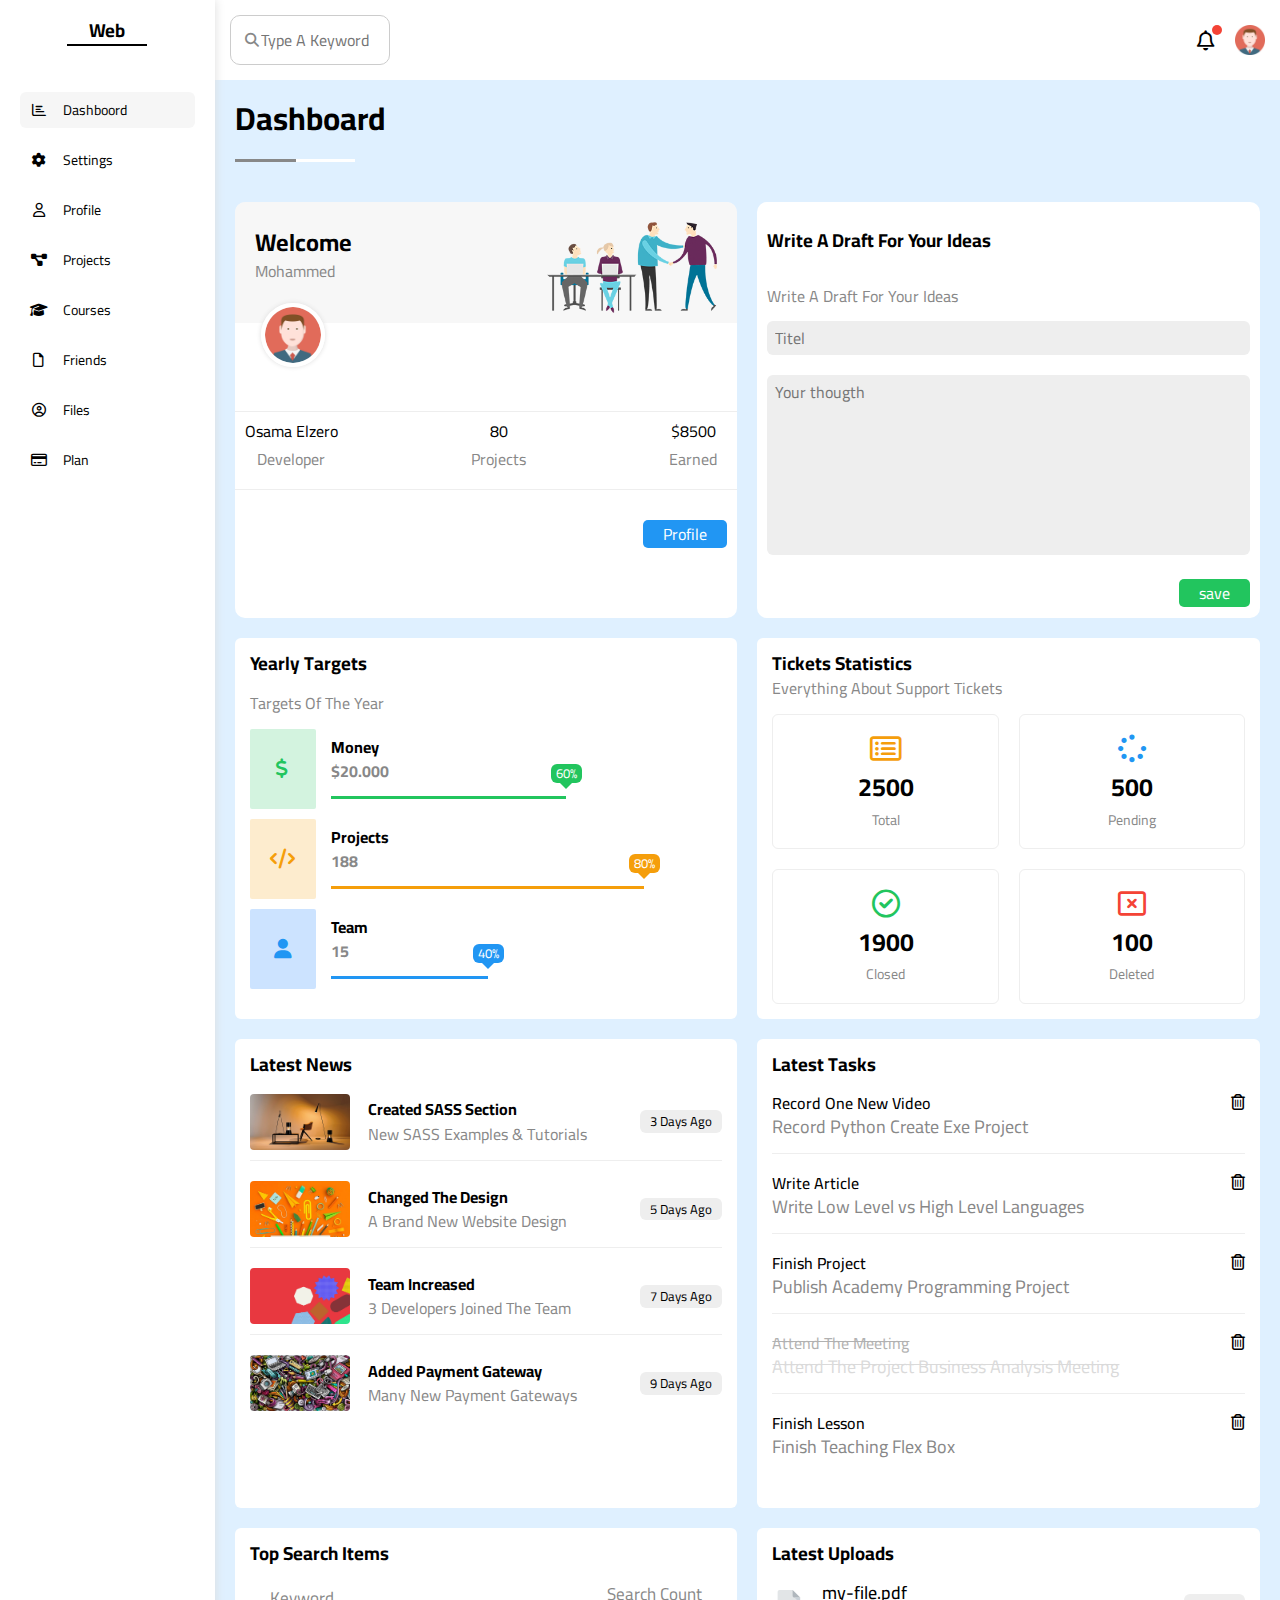
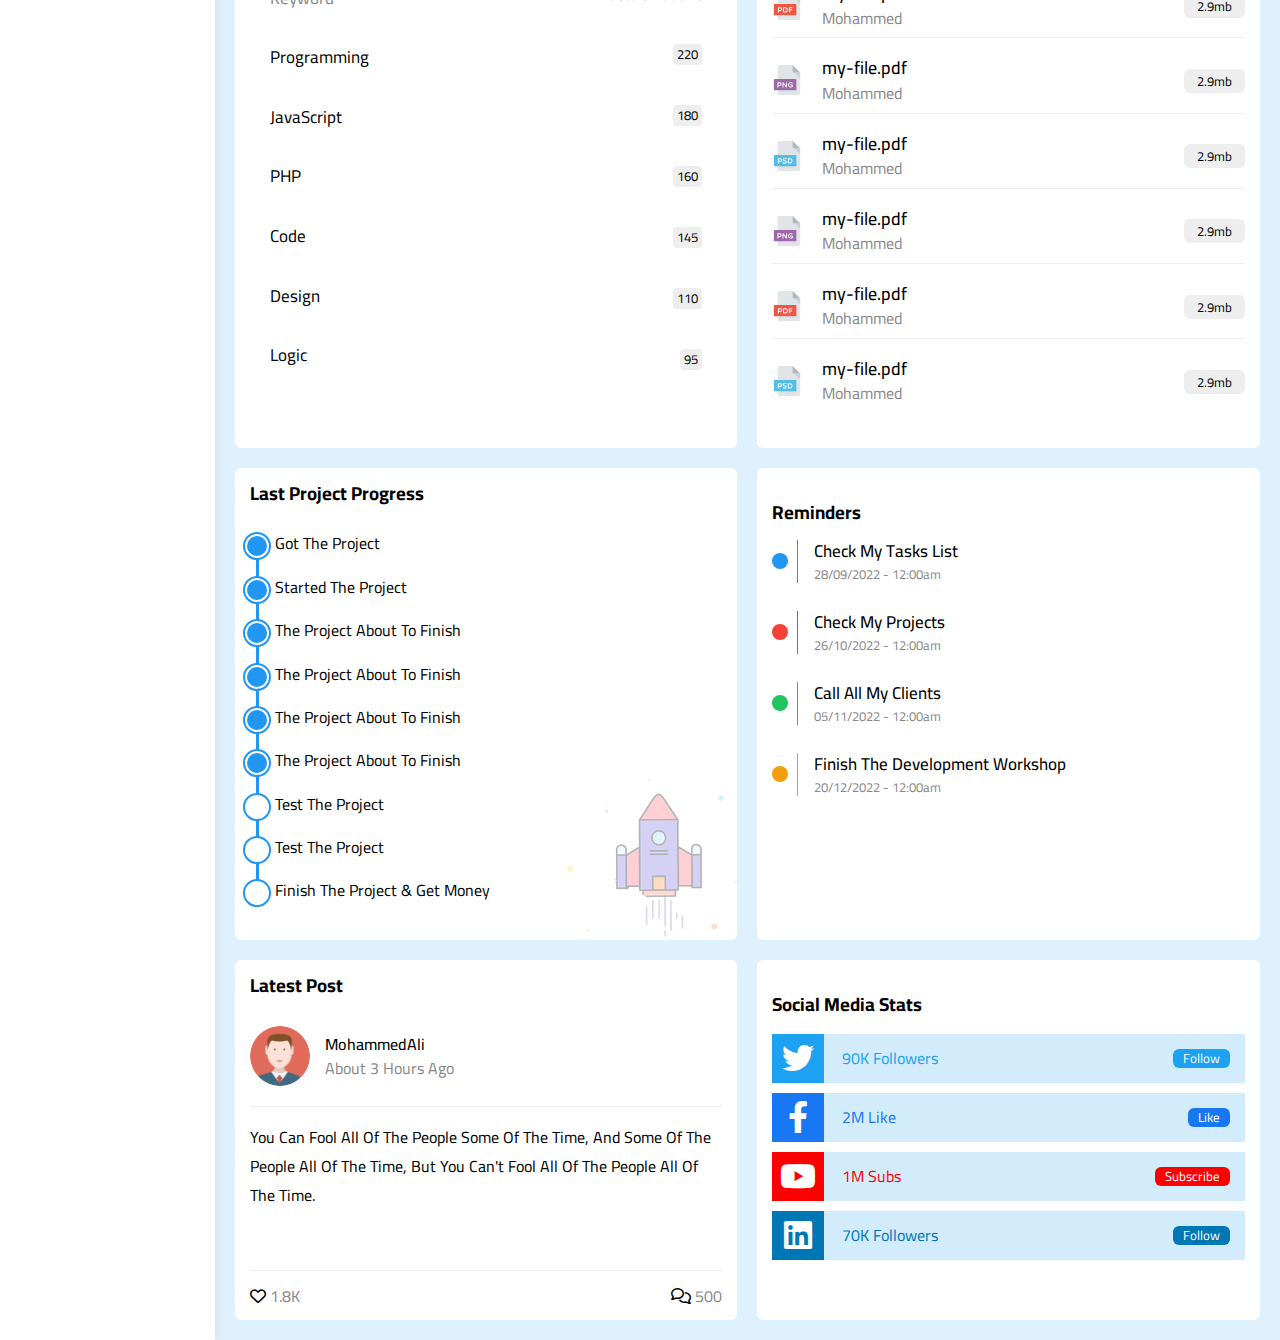
<file: index.html>
<!DOCTYPE html>
<html lang="en">
<head>
    <meta charset="UTF-8">
    <meta http-equiv="X-UA-Compatible" content="IE=edge">
    <meta name="viewport" content="width=device-width, initial-scale=1.0">

    <!-- normalize file for reset body -->
    <link rel="stylesheet" href="css/normalize.css">

    <!-- main file for -->
    <link rel="stylesheet" href="css/main.css">

    <!-- font Awesome -->
    <link rel="stylesheet" href="css/all.min.css">

    <!-- Google Fonts -->
    <link rel="preconnect" href="https://fonts.googleapis.com" />
    <link rel="preconnect" href="https://fonts.gstatic.com" crossorigin />
    <link href="https://fonts.googleapis.com/css2?family=Cairo:wght@300;400;700&display=swap" rel="stylesheet" />
    <title>Dashboord</title>
</head>
 <div class="page">
  <div class="sidebar">
    <h3>Web</h3>
    <ul>
      <li>
        <a class="active" href="index.html">
        <i class="fa-regular fa-chart-bar fa-fw "></i>
        <span>Dashboord</span>
      </a>
      </li>
      <li>
        <a href="settings.html">
        <i class="fa-solid  fa-gear fa-fw "></i>
        <span>Settings</span>
      </a>
      </li>
      <li>
        <a href="profile.html">
        <i class="fa-regular fa-user fa-fw "></i>
        <span>Profile</span>
      </a>
      </li>
      <li>
        <a href="projects.html">
        <i class="fa-solid fa-diagram-project fa-fw "></i>
        <span>Projects</span>
      </a>
      </li>
      <li>
        <a href="courses.html">
        <i class="fa-solid fa-graduation-cap fa-fw "></i>
        <span>Courses</span>
      </a>
      </li>
      <li>
        <a href="friends.html">
        <i class="fa-regular fa-file fa-fw "></i>
        <span>Friends</span>
      </a>
      </li>
      <li>
        <a href="files.html">
        <i class="fa-regular fa-circle-user fa-fw "></i>
        <span>Files</span>
      </a>
      </li>
      <li>
        <a href="plan.html">
        <i class="fa-regular fa-credit-card fa-fw "></i>
        <span>Plan</span>
      </a>
      </li>
    </ul>
  </div>

  <div class="content">
    <div class="header">
      <div class="search">
        <input type="text" placeholder="Type A Keyword">
      </div>
      <div class="icons">
        <span>
          <i class="fa-regular fa-bell fa-lg"></i>
        </span>
        <img src="images/avatar.png" alt="avatar">
      </div>
    </div>
    <div class="main-titel">
      <h1>Dashboard</h1>
      <span></span>
    </div>
    <div class="wrapper ">
      <!-- Start Welcome -->
      <div class="Welcome">
        <div class="intro">
          <div class="text">
            <h2>Welcome</h2>
            <p>Mohammed</p>
          </div>
          <img src="images/welcome.png" alt="welcome">
        </div>
        <img class="avater" src="images/avatar.png" alt="avatar">
        <div class="body">
          <div>Osama Elzero<span>Developer</span></div>
          <div>80<span>Projects</span></div>
          <div>$8500<span>Earned</span></div>
        </div>
        <div class="porfile">
          <a class="btn" href="Profile">Profile</a>
        </div>
      </div>
      <!-- End Welcome -->
      <!--Satrt quick-draft -->
      <div class="quick-draft">
        <div class="info">
          <h3 class="mobel-center">Write A Draft For Your Ideas</h3>
          <p>Write A Draft For Your Ideas</p>
          <form action="">
          <input type="text" placeholder="Titel">
          <textarea name="" id="" placeholder="Your thougth"></textarea>
          <input class="btn" value="save" type="submit">
        </form>
        </div>
      </div>
      <!--Satrt quick-draft -->
      <!-- Start Yearly Targets  -->
      <div class="yearly ">
        <h3 class="mobel-center">Yearly Targets</h3>
        <p>Targets Of The Year</p>
        <div class="box Money">
          <i class="fa-solid fa-dollar-sign fa-lg"></i>
          <div class="details">
            <h4>Money</h4>
            <p>$20.000</p>
            <span style="width: 60%;" data-prog="60%"></span>
          </div>
        </div>
        <div class="box code">
          <i class="fa-solid fa-code fa-lg"></i>
          <div class="details">
            <h4>Projects</h4>
            <p>188</p>
            <span style="width: 80%;" data-prog="80%"></span>
          </div>
        </div>
        <div class="box Team">
          <i class="fa-solid fa-user fa-lg"></i>
          <div class="details">
            <h4>Team</h4>
            <p>15</p>
            <span style="width: 40%;" data-prog="40%"></span>
          </div>
        </div>
      </div>
      <!-- End Yearly Targets  -->
      <!-- Start Tickets Statistics -->
      <div class="tickets">
        <h3 class="mobel-center" >Tickets Statistics</h3>
        <p>Everything About Support Tickets</p>
        <div class="content">
        <div class="box">
              <i class="fa-regular fa-rectangle-list fa-2x orange"></i>
              <span>2500</span>
              <span>Total</span> 
          </div>
          <div class="box">
            <i class="fa-solid fa-spinner fa-2x blue"></i>
            <span>500</span>
            <span>Pending</span> 
        </div>
        <div class="box">
          <i class="fa-regular fa-circle-check fa-2x green"></i>
          <span>1900</span>
          <span>Closed</span> 
      </div>
      <div class="box">
        <i class="fa-regular fa-rectangle-xmark fa-2x  red"></i>
        <span>100</span>
        <span>Deleted</span> 
    </div>
        </div>
        </div>

      <!-- End Tickets Statistics -->
      <!--Start  Latest News -->
    <div class="news">
      <h3 class="mobel-center" >Latest News</h3>
      <div class="box">
        <img src="images/news-01.png" alt="news">
        <div class="text">
          <p>Created SASS Section</p>
          <span>New SASS Examples & Tutorials</span>
        </div>
        <span class="details">3 Days Ago</span>
      </div>
      <div class="box">
        <img src="images/news-02.png" alt="news">
        <div class="text">
          <p>Changed The Design</p>
          <span>A Brand New Website Design</span>
        </div>
        <span class="details">5 Days Ago</span>
      </div>
      <div class="box">
        <img src="images/news-03.png" alt="news">
        <div class="text">
          <p>Team Increased</p>
          <span>3 Developers Joined The Team</span>
        </div>
        <span class="details"> 7 Days Ago</span>
      </div>
      <div class="box">
        <img src="images/news-04.png" alt="news">
        <div class="text">
          <p>Added Payment Gateway</p>
          <span>Many New Payment Gateways </span>
        </div>
        <span class="details">9 Days Ago</span>
      </div>
    </div>
      <!--End  Latest News -->
     <!-- Start Latest Tasks -->
      <div class="tasks">
        <h3 class="mobel-center" >Latest Tasks</h3>
        <div class="box">
          <div class="text">
            <span>Record One New Video</span>
            <span>Record Python Create Exe Project</span>
          </div>
          <i class="fa-regular fa-trash-can delete"></i>
        </div>
        <div class="box">
          <div class="text">
            <span>Write Article</span>
            <span>Write Low Level vs High Level Languages</span>
          </div>
          <i class="fa-regular fa-trash-can delete"></i>
        </div>
        <div class="box">
          <div class="text">
            <span>Finish Project</span>
            <span>Publish Academy Programming Project</span>
          </div>
          <i class="fa-regular fa-trash-can delete"></i>
        </div>
        <div class="box">
          <div class="text done">
            <span>Attend The Meeting</span>
            <span>Attend The Project Business Analysis Meeting</span>
          </div>
          <i class="fa-regular fa-trash-can delete"></i>
        </div>
        <div class="box">
          <div class="text">
            <span>Finish Lesson</span>
            <span>Finish Teaching Flex Box</span>
          </div>
          <i class="fa-regular fa-trash-can delete"></i>
        </div>
      </div>
     <!-- End Latest Tasks -->
    <!-- Start Top Search Items -->
    <div class="items-search">
      <h3 class="mobel-center">Top Search Items</h3>
      <div class="content">
        <ul>
          <li class="titel" >Keyword</li>
          <li>Programming</li>
          <li>JavaScript</li>
          <li>PHP</li>
          <li>Code</li>
          <li>Design</li>
          <li>Logic</li>
        </ul>
        <ul>
          <li class="titel">Search Count</li>
          <li>220</li>
          <li>180</li>
          <li>160</li>
          <li>145</li>
          <li>110</li>
          <li>95</li>
        </ul>
      </div>
    </div>
   <!-- End Top Search Items -->
   <!-- Start Latest Uploads File -->
   <div class="file">
    <h3 class="mobel-center">Latest Uploads</h3>
    <div class="box">
      <div class="info">
        <img src="images/pdf.svg" alt="file">
        <div class="text">
          <span>my-file.pdf</span>
          <span>Mohammed</span>
        </div>
      </div>
    <div class="details">
      <span>2.9mb</span>
    </div>
  </div>
  <div class="box">
    <div class="info">
      <img src="images/png.svg" alt="file">
      <div class="text">
        <span>my-file.pdf</span>
        <span>Mohammed</span>
      </div>
    </div>
  <div class="details">
    <span>2.9mb</span>
  </div>
</div>
<div class="box">
  <div class="info">
    <img src="images/psd.svg" alt="file">
    <div class="text">
      <span>my-file.pdf</span>
      <span>Mohammed</span>
    </div>
  </div>
<div class="details">
  <span>2.9mb</span>
</div>
</div>

<div class="box">
  <div class="info">
    <img src="images/png.svg" alt="file">
    <div class="text">
      <span>my-file.pdf</span>
      <span>Mohammed</span>
    </div>
  </div>
<div class="details">
  <span>2.9mb</span>
</div>
</div>
<div class="box">
  <div class="info">
    <img src="images/pdf.svg" alt="file">
    <div class="text">
      <span>my-file.pdf</span>
      <span>Mohammed</span>
    </div>
  </div>
<div class="details">
  <span>2.9mb</span>
</div>
</div>
<div class="box">
  <div class="info">
    <img src="images/psd.svg" alt="file">
    <div class="text">
      <span>my-file.pdf</span>
      <span>Mohammed</span>
    </div>
  </div>
<div class="details">
  <span>2.9mb</span>
</div>
</div>
   </div>
  <!-- End Latest Uploads File -->
  <!-- Start Last Project Progress -->
  <div class="project">
    <h3 class="mobel-center">Last Project Progress</h3>
      <ul>
        <li class="bone">Got The Project</li>
        <li class="bone">Started The Project</li>
        <li class="bone" >The Project About To Finish</li>
        <li class="bone" >The Project About To Finish</li>
        <li class="bone" >The Project About To Finish</li>
        <li class="bone" >The Project About To Finish</li>
        <li class="curent">Test The Project</li>
        <li class="curent">Test The Project</li>
        <li>Finish The Project & Get Money</li>
      </ul>
      <img class="mobel-hide" src="images/project.png" alt="">
  </div>
  <!-- End Last Project Progress -->
  <!-- Start Reminders -->
  <div class="reminders">
    <h3 class="mobel-center">Reminders</h3>
    <div class="box">
      <span class="blue"></span>
      <div class="details">
        <span>Check My Tasks List</span>
        <span>28/09/2022 - 12:00am</span>
      </div>
    </div>
    <div class="box">
      <span class="red"></span>
      <div class="details">
        <span>Check My Projects</span>
        <span>26/10/2022 - 12:00am</span>
      </div>
    </div>
    <div class="box">
      <span class="green"></span>
      <div class="details">
        <span>Call All My Clients</span>
        <span>05/11/2022 - 12:00am</span>
      </div>
    </div>
    <div class="box">
      <span class="orange"></span>
      <div class="details">
        <span>Finish The Development Workshop</span>
        <span>20/12/2022 - 12:00am</span>
      </div>
    </div>
  </div>
  <!-- End Reminders -->
  <!-- Start Latest Post -->
  <div class="post">
    <h3>Latest Post</h3>
    <div class="box">
      <div class="info">
        <img src="images/avatar.png" alt="avatar">
        <div class="text">
           <span>MohammedAli</span>
           <span>About 3 Hours Ago</span>
        </div>
      </div>
      <p>You Can Fool All Of The People Some Of The Time,
         And Some Of The People All Of The Time, But You Can't Fool
          All Of The People All Of The Time.
      </p>
      <div class="icons">
        <div class="rigth">
          <i class="fa-regular fa-heart" ></i>
          <span>1.8K</span>
        </div>
        <div class="left">
          <i class="fa-regular fa-comments"></i>
          <span>500</span>
        </div>
      </div>
    </div>
  </div>
  <!-- End Latest Post -->
  <!-- Start Social Media Stats -->
  <div class="social">
    <h3>Social Media Stats</h3>
    <div class="box twitter">
        <i class="fa-brands fa-twitter fa-2x"></i>
        <span>90K Followers</span>
        <a href="#">Follow</a>
    </div>

    <div class="box facebook">
      <i class="fa-brands fa-facebook-f fa-2x "></i>
      <span>2M Like</span>
      <a href="#">Like</a>
  </div>

  <div class="box youtube">
    <i class="fa-brands fa-youtube fa-2x "></i>
    <span>1M Subs</span>
    <a href="#">Subscribe</a>
</div>

<div class="box linkedin">
  <i class="fa-brands fa-linkedin fa-2x "></i>
  <span>70K Followers</span>
  <a href="#">Follow</a>
</div>
  </div>
  <!-- End Social Media Stats -->
  </div>
  </div>
  </div>
 </div>
</html>
</file>
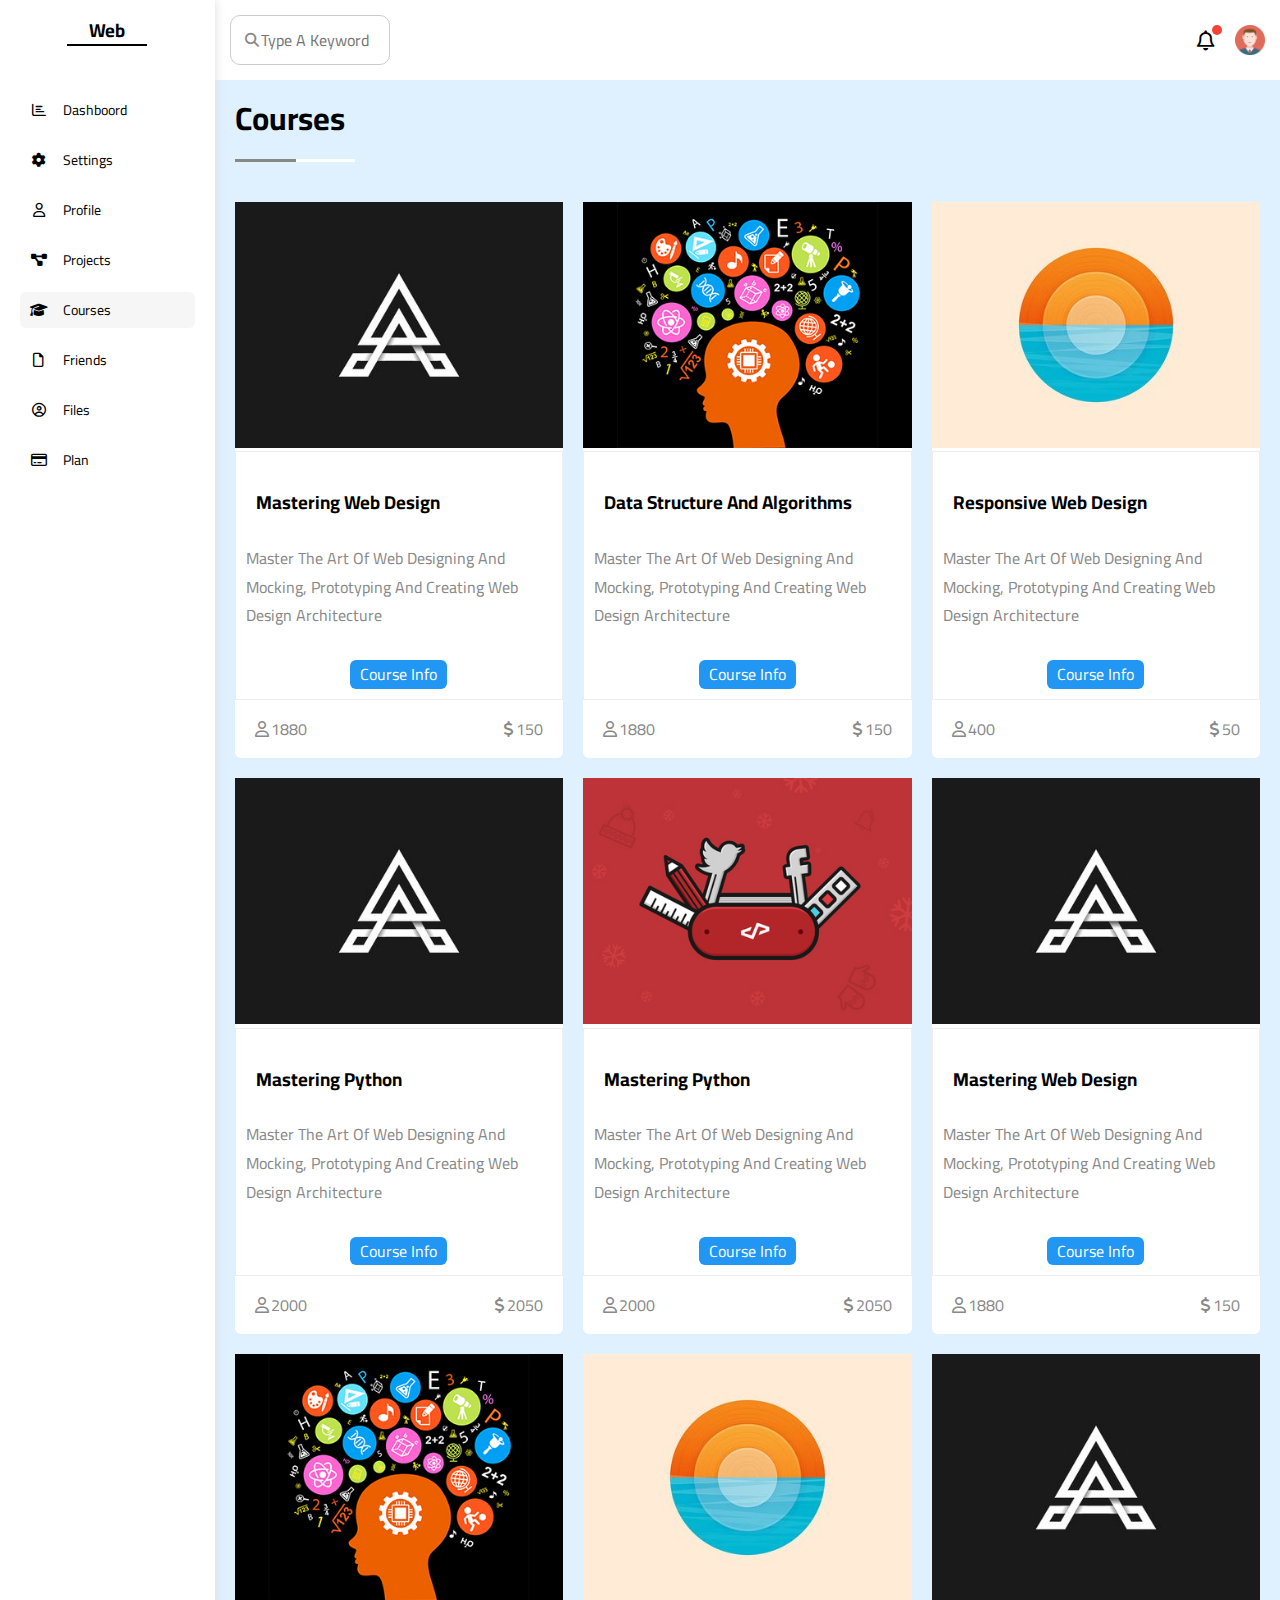
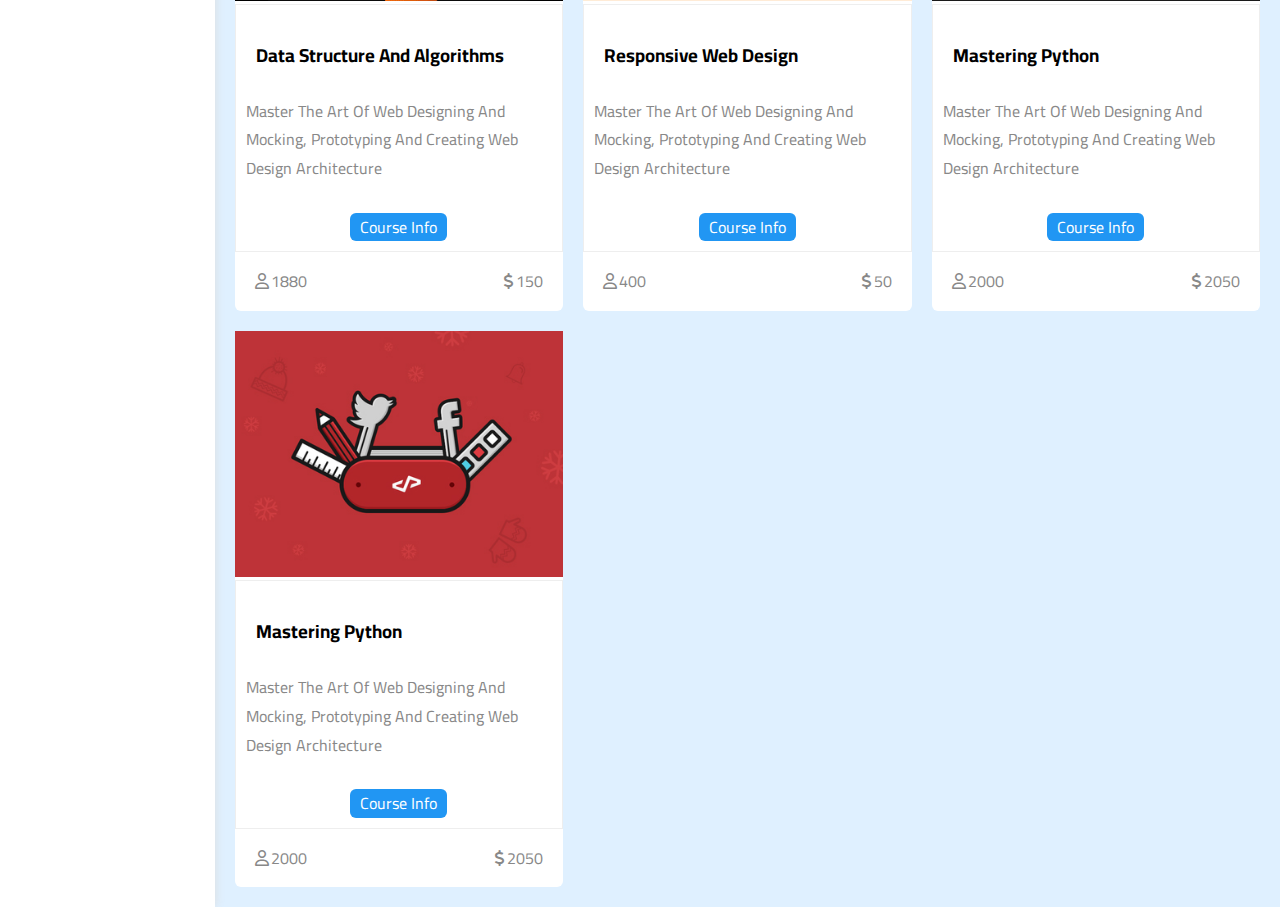
<file: courses.html>
<!DOCTYPE html>
<html lang="en">
<head>
    <meta charset="UTF-8">
    <meta http-equiv="X-UA-Compatible" content="IE=edge">
    <meta name="viewport" content="width=device-width, initial-scale=1.0">

    <!-- normalize file for reset body -->
    <link rel="stylesheet" href="css/normalize.css">

    <!-- main file for -->
    <link rel="stylesheet" href="css/main.css">

    <!-- font Awesome -->
    <link rel="stylesheet" href="css/all.min.css">

    <!-- Google Fonts -->
    <link rel="preconnect" href="https://fonts.googleapis.com" />
    <link rel="preconnect" href="https://fonts.gstatic.com" crossorigin />
    <link href="https://fonts.googleapis.com/css2?family=Cairo:wght@300;400;700&display=swap" rel="stylesheet" />
    <title>Courses</title>
</head>
 <div class="page">
  <div class="sidebar">
    <h3>Web</h3>
    <ul>
      <li>
        <a href="index.html">
        <i class="fa-regular fa-chart-bar fa-fw "></i>
        <span>Dashboord</span>
      </a>
      </li>
      <li>
        <a href="settings.html">
        <i class="fa-solid  fa-gear fa-fw "></i>
        <span>Settings</span>
      </a>
      </li>
      <li>
        <a   href="profile.html">
        <i class="fa-regular fa-user fa-fw "></i>
        <span>Profile</span>
      </a>
      </li>
      <li>
        <a  href="projects.html">
        <i class="fa-solid fa-diagram-project fa-fw "></i>
        <span>Projects</span>
      </a>
      </li>
      <li>
        <a class="active" href="courses.html">
        <i class="fa-solid fa-graduation-cap fa-fw "></i>
        <span>Courses</span>
      </a>
      </li>
      <li>
        <a href="friends.html">
        <i class="fa-regular fa-file fa-fw "></i>
        <span>Friends</span>
      </a>
      </li>
      <li>
        <a href="files.html">
        <i class="fa-regular fa-circle-user fa-fw "></i>
        <span>Files</span>
      </a>
      </li>
      <li>
        <a href="plan.html">
        <i class="fa-regular fa-credit-card fa-fw "></i>
        <span>Plan</span>
      </a>
      </li>
    </ul>
  </div>

  <div class="content">
    <div class="header">
      <div class="search">
        <input type="text" placeholder="Type A Keyword">
      </div>
      <div class="icons">
        <span>
          <i class="fa-regular fa-bell fa-lg"></i>
        </span>
        <img src="images/avatar.png" alt="avatar">
      </div>
    </div>
    <div class="main-titel">
      <h1>Courses</h1>
      <span></span>
    </div>
    <div class="courses">
        <div class="box">
          <div class="images">
            <img src="images/course-01.jpg" alt="course">
          </div>
          <div class="info">
            <h3>Mastering Web Design</h3>
            <p>Master The Art Of Web Designing And Mocking, Prototyping And Creating Web Design Architecture</p>
            <span>Course Info</span>
          </div>
          <div class="details">
            <div> <i class="fa-regular fa-user"></i>1880</div>
            <div><i class="fa-solid fa-dollar-sign"></i>150</div> 
          </div>
        </div>

        <div class="box">
            <div class="images">
              <img src="images/course-02.jpg" alt="course">
            </div>
            <div class="info">
              <h3>Data Structure And Algorithms</h3>
              <p>Master The Art Of Web Designing And Mocking, Prototyping And Creating Web Design Architecture</p>
              <span>Course Info</span>
            </div>
            <div class="details">
              <div> <i class="fa-regular fa-user"></i>1880</div>
              <div><i class="fa-solid fa-dollar-sign"></i>150</div> 
            </div>
          </div>

          <div class="box">
            <div class="images">
              <img src="images/course-03.jpg" alt="course">
            </div>
            <div class="info">
              <h3>Responsive Web Design</h3>
              <p>Master The Art Of Web Designing And Mocking, Prototyping And Creating Web Design Architecture</p>
              <span>Course Info</span>
            </div>
            <div class="details">
              <div> <i class="fa-regular fa-user"></i>400</div>
              <div><i class="fa-solid fa-dollar-sign"></i>50</div> 
            </div>
          </div>

          <div class="box">
            <div class="images">
              <img src="images/course-01.jpg" alt="course">
            </div>
            <div class="info">
              <h3>Mastering Python</h3>
              <p>Master The Art Of Web Designing And Mocking, Prototyping And Creating Web Design Architecture</p>
              <span>Course Info</span>
            </div>
            <div class="details">
              <div> <i class="fa-regular fa-user"></i>2000</div>
              <div><i class="fa-solid fa-dollar-sign"></i>2050</div> 
            </div>
          </div>
          
          <div class="box">
            <div class="images">
              <img src="images/course-05.jpg" alt="course">
            </div>
            <div class="info">
              <h3>Mastering Python</h3>
              <p>Master The Art Of Web Designing And Mocking, Prototyping And Creating Web Design Architecture</p>
              <span>Course Info</span>
            </div>
            <div class="details">
              <div> <i class="fa-regular fa-user"></i>2000</div>
              <div><i class="fa-solid fa-dollar-sign"></i>2050</div> 
            </div>
          </div>
          <div class="box">
            <div class="images">
              <img src="images/course-01.jpg" alt="course">
            </div>
            <div class="info">
              <h3>Mastering Web Design</h3>
              <p>Master The Art Of Web Designing And Mocking, Prototyping And Creating Web Design Architecture</p>
              <span>Course Info</span>
            </div>
            <div class="details">
              <div> <i class="fa-regular fa-user"></i>1880</div>
              <div><i class="fa-solid fa-dollar-sign"></i>150</div> 
            </div>
          </div>
  
          <div class="box">
              <div class="images">
                <img src="images/course-02.jpg" alt="course">
              </div>
              <div class="info">
                <h3>Data Structure And Algorithms</h3>
                <p>Master The Art Of Web Designing And Mocking, Prototyping And Creating Web Design Architecture</p>
                <span>Course Info</span>
              </div>
              <div class="details">
                <div> <i class="fa-regular fa-user"></i>1880</div>
                <div><i class="fa-solid fa-dollar-sign"></i>150</div> 
              </div>
            </div>
  
            <div class="box">
              <div class="images">
                <img src="images/course-03.jpg" alt="course">
              </div>
              <div class="info">
                <h3>Responsive Web Design</h3>
                <p>Master The Art Of Web Designing And Mocking, Prototyping And Creating Web Design Architecture</p>
                <span>Course Info</span>
              </div>
              <div class="details">
                <div> <i class="fa-regular fa-user"></i>400</div>
                <div><i class="fa-solid fa-dollar-sign"></i>50</div> 
              </div>
            </div>
  
            <div class="box">
              <div class="images">
                <img src="images/course-01.jpg" alt="course">
              </div>
              <div class="info">
                <h3>Mastering Python</h3>
                <p>Master The Art Of Web Designing And Mocking, Prototyping And Creating Web Design Architecture</p>
                <span>Course Info</span>
              </div>
              <div class="details">
                <div> <i class="fa-regular fa-user"></i>2000</div>
                <div><i class="fa-solid fa-dollar-sign"></i>2050</div> 
              </div>
            </div>
            
            <div class="box">
              <div class="images">
                <img src="images/course-05.jpg" alt="course">
              </div>
              <div class="info">
                <h3>Mastering Python</h3>
                <p>Master The Art Of Web Designing And Mocking, Prototyping And Creating Web Design Architecture</p>
                <span>Course Info</span>
              </div>
              <div class="details">
                <div> <i class="fa-regular fa-user"></i>2000</div>
                <div><i class="fa-solid fa-dollar-sign"></i>2050</div> 
              </div>
            </div>
    </div>
  </div>
 </div>
</file>
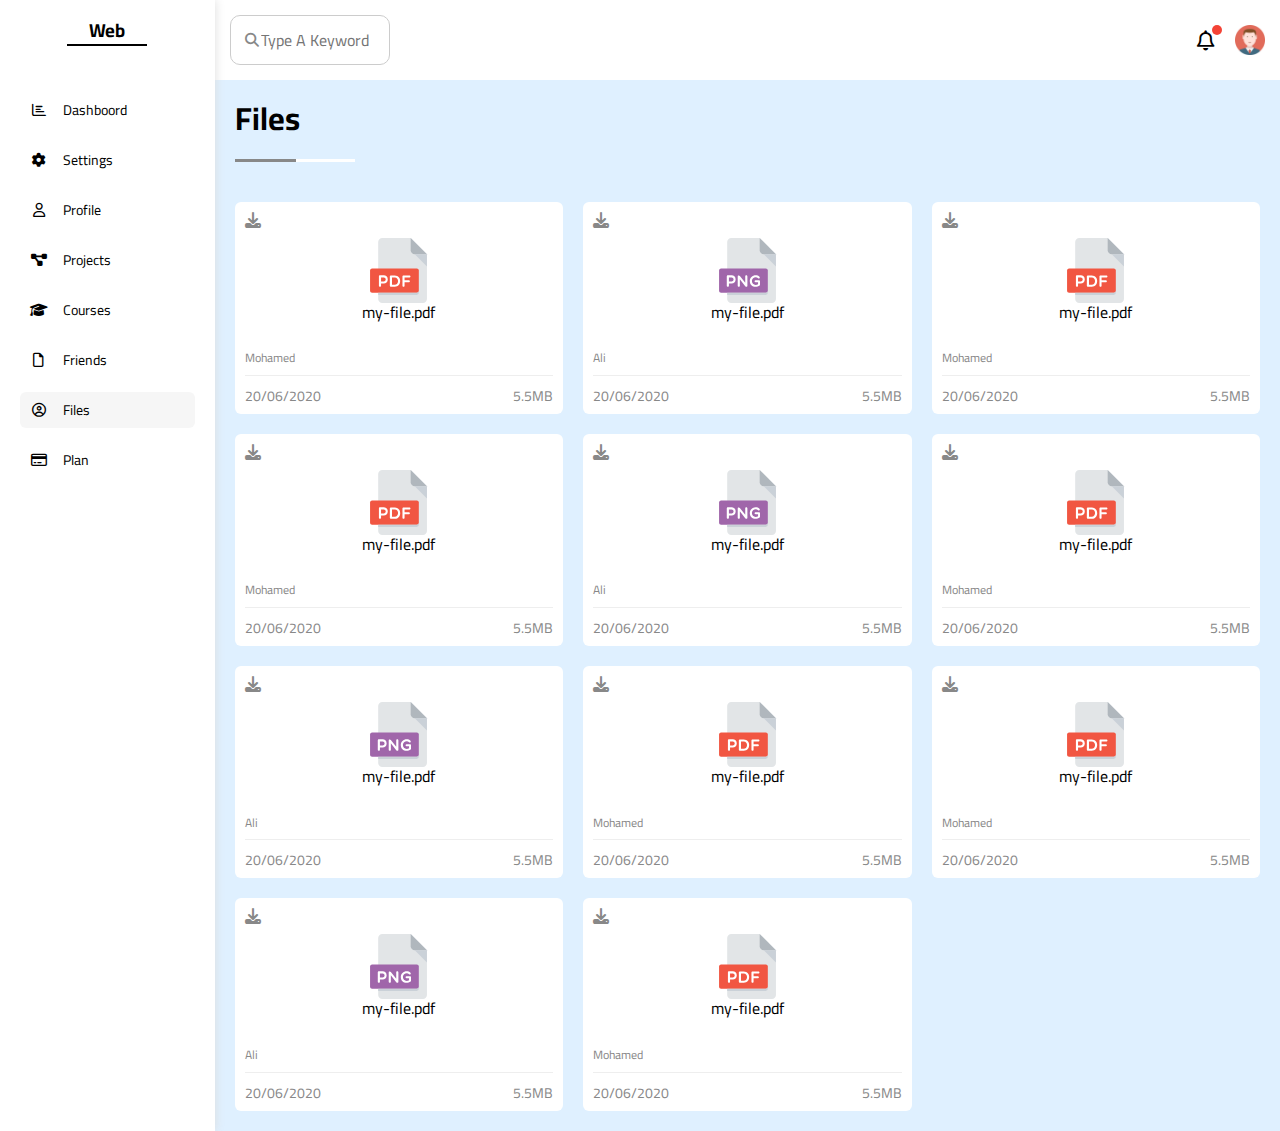
<file: files.html>
<!DOCTYPE html>
<html lang="en">
<head>
    <meta charset="UTF-8">
    <meta http-equiv="X-UA-Compatible" content="IE=edge">
    <meta name="viewport" content="width=device-width, initial-scale=1.0">

    <!-- normalize file for reset body -->
    <link rel="stylesheet" href="css/normalize.css">

    <!-- main file for -->
    <link rel="stylesheet" href="css/main.css">

    <!-- font Awesome -->
    <link rel="stylesheet" href="css/all.min.css">

    <!-- Google Fonts -->
    <link rel="preconnect" href="https://fonts.googleapis.com" />
    <link rel="preconnect" href="https://fonts.gstatic.com" crossorigin />
    <link href="https://fonts.googleapis.com/css2?family=Cairo:wght@300;400;700&display=swap" rel="stylesheet" />
    <title>Files</title>
</head>
 <div class="page">
  <div class="sidebar">
    <h3>Web</h3>
    <ul>
      <li>
        <a href="index.html">
        <i class="fa-regular fa-chart-bar fa-fw "></i>
        <span>Dashboord</span>
      </a>
      </li>
      <li>
        <a href="settings.html">
        <i class="fa-solid  fa-gear fa-fw "></i>
        <span>Settings</span>
      </a>
      </li>
      <li>
        <a   href="profile.html">
        <i class="fa-regular fa-user fa-fw "></i>
        <span>Profile</span>
      </a>
      </li>
      <li>
        <a  href="projects.html">
        <i class="fa-solid fa-diagram-project fa-fw "></i>
        <span>Projects</span>
      </a>
      </li>
      <li>
        <a href="courses.html">
        <i class="fa-solid fa-graduation-cap fa-fw "></i>
        <span>Courses</span>
      </a>
      </li>
      <li>
        <a   href="friends.html">
        <i class="fa-regular fa-file fa-fw "></i>
        <span>Friends</span>
      </a>
      </li>
      <li>
        <a class="active" href="files.html">
        <i class="fa-regular fa-circle-user fa-fw "></i>
        <span>Files</span>
      </a>
      </li>
      <li>
        <a href="plan.html">
        <i class="fa-regular fa-credit-card fa-fw "></i>
        <span>Plan</span>
      </a>
      </li>
    </ul>
  </div>

  <div class="content">
    <div class="header">
      <div class="search">
        <input type="text" placeholder="Type A Keyword">
      </div>
      <div class="icons">
        <span>
          <i class="fa-regular fa-bell fa-lg"></i>
        </span>
        <img src="images/avatar.png" alt="avatar">
      </div>
    </div>
    <div class="main-titel">
      <h1>Files</h1>
      <span></span>
    </div>
    <div class="file-page">
      <div class="box">
        <i class="fa-solid fa-download c-grey p-absolute"></i>
        <div class="image">
          <img src="images/pdf.svg" alt="">
          <span>my-file.pdf</span>
        </div>
        <p>Mohamed</p>
        <div class="details">
           <span>20/06/2020</span>
           <span>5.5MB</span>
        </div>
      </div>

      <div class="box">
        <i class="fa-solid fa-download c-grey p-absolute"></i>
        <div class="image">
          <img src="images/png.svg" alt="">
          <span>my-file.pdf</span>
        </div>
        <p>Ali</p>
        <div class="details">
           <span>20/06/2020</span>
           <span>5.5MB</span>
        </div>
      </div>

      <div class="box">
        <i class="fa-solid fa-download c-grey p-absolute"></i>
        <div class="image">
          <img src="images/pdf.svg" alt="">
          <span>my-file.pdf</span>
        </div>
        <p>Mohamed</p>
        <div class="details">
           <span>20/06/2020</span>
           <span>5.5MB</span>
        </div>
      </div>
      <div class="box">
        <i class="fa-solid fa-download c-grey p-absolute"></i>
        <div class="image">
          <img src="images/pdf.svg" alt="">
          <span>my-file.pdf</span>
        </div>
        <p>Mohamed</p>
        <div class="details">
           <span>20/06/2020</span>
           <span>5.5MB</span>
        </div>
      </div>

      <div class="box">
        <i class="fa-solid fa-download c-grey p-absolute"></i>
        <div class="image">
          <img src="images/png.svg" alt="">
          <span>my-file.pdf</span>
        </div>
        <p>Ali</p>
        <div class="details">
           <span>20/06/2020</span>
           <span>5.5MB</span>
        </div>
      </div>

      <div class="box">
        <i class="fa-solid fa-download c-grey p-absolute"></i>
        <div class="image">
          <img src="images/pdf.svg" alt="">
          <span>my-file.pdf</span>
        </div>
        <p>Mohamed</p>
        <div class="details">
           <span>20/06/2020</span>
           <span>5.5MB</span>
        </div>
      </div>

      <div class="box">
        <i class="fa-solid fa-download c-grey p-absolute"></i>
        <div class="image">
          <img src="images/png.svg" alt="">
          <span>my-file.pdf</span>
        </div>
        <p>Ali</p>
        <div class="details">
           <span>20/06/2020</span>
           <span>5.5MB</span>
        </div>
      </div>

      <div class="box">
        <i class="fa-solid fa-download c-grey p-absolute"></i>
        <div class="image">
          <img src="images/pdf.svg" alt="">
          <span>my-file.pdf</span>
        </div>
        <p>Mohamed</p>
        <div class="details">
           <span>20/06/2020</span>
           <span>5.5MB</span>
        </div>
      </div>

      <div class="box">
        <i class="fa-solid fa-download c-grey p-absolute"></i>
        <div class="image">
          <img src="images/pdf.svg" alt="">
          <span>my-file.pdf</span>
        </div>
        <p>Mohamed</p>
        <div class="details">
           <span>20/06/2020</span>
           <span>5.5MB</span>
        </div>
      </div>

      <div class="box">
        <i class="fa-solid fa-download c-grey p-absolute"></i>
        <div class="image">
          <img src="images/png.svg" alt="">
          <span>my-file.pdf</span>
        </div>
        <p>Ali</p>
        <div class="details">
           <span>20/06/2020</span>
           <span>5.5MB</span>
        </div>
      </div>

      <div class="box">
        <i class="fa-solid fa-download c-grey p-absolute"></i>
        <div class="image">
          <img src="images/pdf.svg" alt="">
          <span>my-file.pdf</span>
        </div>
        <p>Mohamed</p>
        <div class="details">
           <span>20/06/2020</span>
           <span>5.5MB</span>
        </div>
      </div>

    </div>
  </div>
</div>
</file>
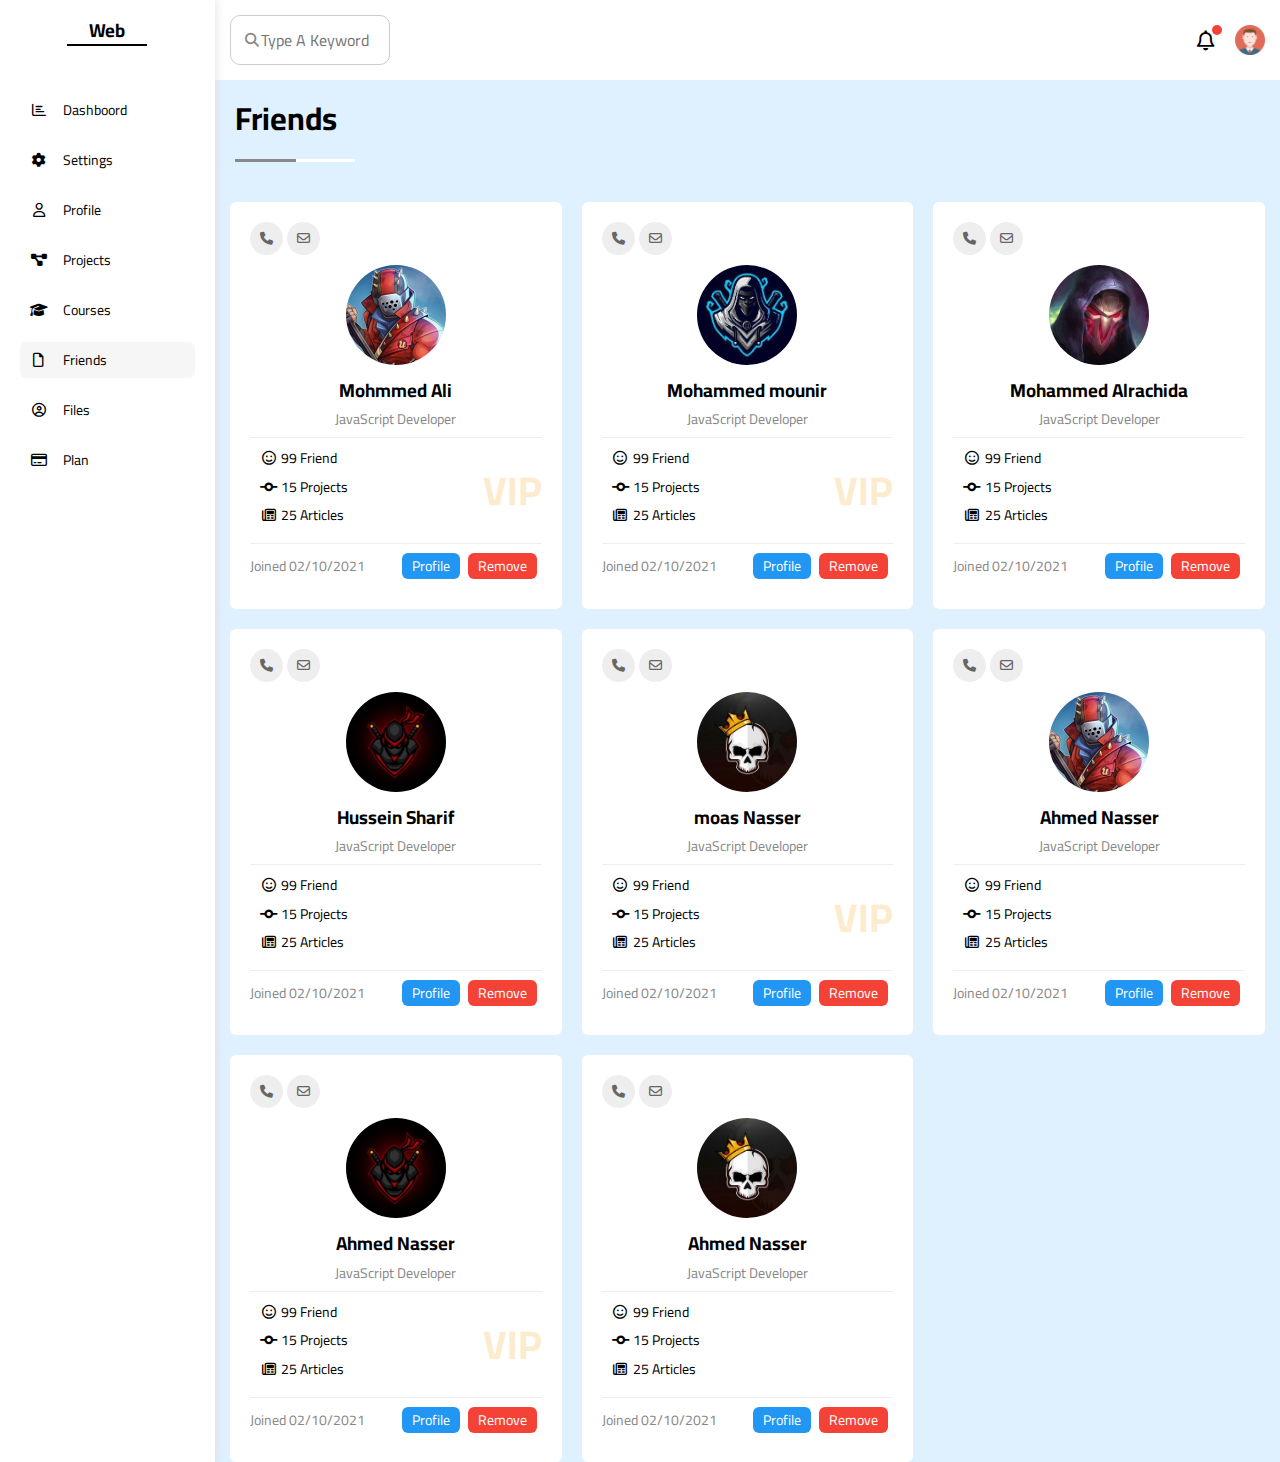
<file: friends.html>
<!DOCTYPE html>
<html lang="en">
<head>
    <meta charset="UTF-8">
    <meta http-equiv="X-UA-Compatible" content="IE=edge">
    <meta name="viewport" content="width=device-width, initial-scale=1.0">

    <!-- normalize file for reset body -->
    <link rel="stylesheet" href="css/normalize.css">

    <!-- main file for -->
    <link rel="stylesheet" href="css/main.css">

    <!-- font Awesome -->
    <link rel="stylesheet" href="css/all.min.css">

    <!-- Google Fonts -->
    <link rel="preconnect" href="https://fonts.googleapis.com" />
    <link rel="preconnect" href="https://fonts.gstatic.com" crossorigin />
    <link href="https://fonts.googleapis.com/css2?family=Cairo:wght@300;400;700&display=swap" rel="stylesheet" />
    <title>friends</title>
</head>
 <div class="page">
  <div class="sidebar">
    <h3>Web</h3>
    <ul>
      <li>
        <a href="index.html">
        <i class="fa-regular fa-chart-bar fa-fw "></i>
        <span>Dashboord</span>
      </a>
      </li>
      <li>
        <a href="settings.html">
        <i class="fa-solid  fa-gear fa-fw "></i>
        <span>Settings</span>
      </a>
      </li>
      <li>
        <a   href="profile.html">
        <i class="fa-regular fa-user fa-fw "></i>
        <span>Profile</span>
      </a>
      </li>
      <li>
        <a  href="projects.html">
        <i class="fa-solid fa-diagram-project fa-fw "></i>
        <span>Projects</span>
      </a>
      </li>
      <li>
        <a href="courses.html">
        <i class="fa-solid fa-graduation-cap fa-fw "></i>
        <span>Courses</span>
      </a>
      </li>
      <li>
        <a class="active"  href="friends.html">
        <i class="fa-regular fa-file fa-fw "></i>
        <span>Friends</span>
      </a>
      </li>
      <li>
        <a href="files.html">
        <i class="fa-regular fa-circle-user fa-fw "></i>
        <span>Files</span>
      </a>
      </li>
      <li>
        <a href="plan.html">
        <i class="fa-regular fa-credit-card fa-fw "></i>
        <span>Plan</span>
      </a>
      </li>
    </ul>
  </div>

  <div class="content">
    <div class="header">
      <div class="search">
        <input type="text" placeholder="Type A Keyword">
      </div>
      <div class="icons">
        <span>
          <i class="fa-regular fa-bell fa-lg"></i>
        </span>
        <img src="images/avatar.png" alt="avatar">
      </div>
    </div>
    <div class="main-titel">
      <h1>Friends</h1>
      <span></span>
    </div>
    <div class="friends">
        <div class="box">
            <div class="icons">
                <i class="fa-solid fa-phone" ></i>
                <i class="fa-regular fa-envelope"></i>
            </div>
            <div class="images">
                <img src="images/friend-01.jpg" alt="friend">
                <h3>Mohmmed Ali</h3>
                <p>JavaScript Developer</p>
            </div>
            <div class="info">
                <div class="details">
                <div>
                    <i class="fa-regular fa-face-smile fa-fw"></i>
                    <span> 99 Friend</span>
                </div>
                <div>
                    <i class="fa-solid fa-code-commit fa-fw"></i>
                    <span> 15 Projects</span>
                </div>
                <div>
                    <i class="fa-regular fa-newspaper fa-fw"></i>
                    <span>25 Articles</span>
                </div>
                </div>
                <h1>VIP</h1>
            </div>
            <div class="content">
                <p>Joined 02/10/2021</p>
                <div>
                    <a class="btn" style="background-color: var(--main-color); " href="#">Profile</a>
                    <a class="btn" style="background-color: var(--red-color); "  href="#">Remove</a>
                </div>
            </div>
        </div>

        <div class="box">
          <div class="icons">
              <i class="fa-solid fa-phone" ></i>
              <i class="fa-regular fa-envelope"></i>
          </div>
          <div class="images">
              <img src="images/friend-02.jpg" alt="friend">
              <h3>Mohammed mounir</h3>
              <p>JavaScript Developer</p>
          </div>
          <div class="info">
              <div class="details">
              <div>
                  <i class="fa-regular fa-face-smile fa-fw"></i>
                  <span> 99 Friend</span>
              </div>
              <div>
                  <i class="fa-solid fa-code-commit fa-fw"></i>
                  <span> 15 Projects</span>
              </div>
              <div>
                  <i class="fa-regular fa-newspaper fa-fw"></i>
                  <span>25 Articles</span>
              </div>
              </div>
              <h1>VIP</h1>
          </div>
          <div class="content">
              <p>Joined 02/10/2021</p>
              <div>
                  <a class="btn" style="background-color: var(--main-color); " href="#">Profile</a>
                  <a class="btn" style="background-color: var(--red-color); "  href="#">Remove</a>
              </div>
          </div>
      </div>

      <div class="box">
        <div class="icons">
            <i class="fa-solid fa-phone" ></i>
            <i class="fa-regular fa-envelope"></i>
        </div>
        <div class="images">
            <img src="images/friend-03.jpg" alt="friend">
            <h3>Mohammed Alrachida</h3>
            <p>JavaScript Developer</p>
        </div>
        <div class="info">
            <div class="details">
            <div>
                <i class="fa-regular fa-face-smile fa-fw"></i>
                <span> 99 Friend</span>
            </div>
            <div>
                <i class="fa-solid fa-code-commit fa-fw"></i>
                <span> 15 Projects</span>
            </div>
            <div>
                <i class="fa-regular fa-newspaper fa-fw"></i>
                <span>25 Articles</span>
            </div>
            </div>
            <h1></h1>
        </div>
        <div class="content">
            <p>Joined 02/10/2021</p>
            <div>
                <a class="btn" style="background-color: var(--main-color); " href="#">Profile</a>
                <a class="btn" style="background-color: var(--red-color); "  href="#">Remove</a>
            </div>
        </div>
    </div>

    <div class="box">
      <div class="icons">
          <i class="fa-solid fa-phone" ></i>
          <i class="fa-regular fa-envelope"></i>
      </div>
      <div class="images">
          <img src="images/friend-04.jpg" alt="friend">
          <h3>Hussein Sharif</h3>
          <p>JavaScript Developer</p>
      </div>
      <div class="info">
          <div class="details">
          <div>
              <i class="fa-regular fa-face-smile fa-fw"></i>
              <span> 99 Friend</span>
          </div>
          <div>
              <i class="fa-solid fa-code-commit fa-fw"></i>
              <span> 15 Projects</span>
          </div>
          <div>
              <i class="fa-regular fa-newspaper fa-fw"></i>
              <span>25 Articles</span>
          </div>
          </div>
          <h1></h1>
      </div>
      <div class="content">
          <p>Joined 02/10/2021</p>
          <div>
              <a class="btn" style="background-color: var(--main-color); " href="#">Profile</a>
              <a class="btn" style="background-color: var(--red-color); "  href="#">Remove</a>
          </div>
      </div>
  </div>

  <div class="box">
    <div class="icons">
        <i class="fa-solid fa-phone" ></i>
        <i class="fa-regular fa-envelope"></i>
    </div>
    <div class="images">
        <img src="images/friend-05.jpg" alt="friend">
        <h3>moas Nasser</h3>
        <p>JavaScript Developer</p>
    </div>
    <div class="info">
        <div class="details">
        <div>
            <i class="fa-regular fa-face-smile fa-fw"></i>
            <span> 99 Friend</span>
        </div>
        <div>
            <i class="fa-solid fa-code-commit fa-fw"></i>
            <span> 15 Projects</span>
        </div>
        <div>
            <i class="fa-regular fa-newspaper fa-fw"></i>
            <span>25 Articles</span>
        </div>
        </div>
        <h1>VIP</h1>
    </div>
    <div class="content">
        <p>Joined 02/10/2021</p>
        <div>
            <a class="btn" style="background-color: var(--main-color); " href="#">Profile</a>
            <a class="btn" style="background-color: var(--red-color); "  href="#">Remove</a>
        </div>
    </div>
</div>
<div class="box">
  <div class="icons">
      <i class="fa-solid fa-phone" ></i>
      <i class="fa-regular fa-envelope"></i>
  </div>
  <div class="images">
      <img src="images/friend-01.jpg" alt="friend">
      <h3>Ahmed Nasser</h3>
      <p>JavaScript Developer</p>
  </div>
  <div class="info">
      <div class="details">
      <div>
          <i class="fa-regular fa-face-smile fa-fw"></i>
          <span> 99 Friend</span>
      </div>
      <div>
          <i class="fa-solid fa-code-commit fa-fw"></i>
          <span> 15 Projects</span>
      </div>
      <div>
          <i class="fa-regular fa-newspaper fa-fw"></i>
          <span>25 Articles</span>
      </div>
      </div>
      <h1></h1>
  </div>
  <div class="content">
      <p>Joined 02/10/2021</p>
      <div>
          <a class="btn" style="background-color: var(--main-color); " href="#">Profile</a>
          <a class="btn" style="background-color: var(--red-color); "  href="#">Remove</a>
      </div>
  </div>
</div>

<div class="box">
  <div class="icons">
      <i class="fa-solid fa-phone" ></i>
      <i class="fa-regular fa-envelope"></i>
  </div>
  <div class="images">
      <img src="images/friend-04.jpg" alt="friend">
      <h3>Ahmed Nasser</h3>
      <p>JavaScript Developer</p>
  </div>
  <div class="info">
      <div class="details">
      <div>
          <i class="fa-regular fa-face-smile fa-fw"></i>
          <span> 99 Friend</span>
      </div>
      <div>
          <i class="fa-solid fa-code-commit fa-fw"></i>
          <span> 15 Projects</span>
      </div>
      <div>
          <i class="fa-regular fa-newspaper fa-fw"></i>
          <span>25 Articles</span>
      </div>
      </div>
      <h1>VIP</h1>
  </div>
  <div class="content">
      <p>Joined 02/10/2021</p>
      <div>
          <a class="btn" style="background-color: var(--main-color); " href="#">Profile</a>
          <a class="btn" style="background-color: var(--red-color); "  href="#">Remove</a>
      </div>
  </div>
</div>
<div class="box">
  <div class="icons">
      <i class="fa-solid fa-phone" ></i>
      <i class="fa-regular fa-envelope"></i>
  </div>
  <div class="images">
      <img src="images/friend-05.jpg" alt="friend">
      <h3>Ahmed Nasser</h3>
      <p>JavaScript Developer</p>
  </div>
  <div class="info">
      <div class="details">
      <div>
          <i class="fa-regular fa-face-smile fa-fw"></i>
          <span> 99 Friend</span>
      </div>
      <div>
          <i class="fa-solid fa-code-commit fa-fw"></i>
          <span> 15 Projects</span>
      </div>
      <div>
          <i class="fa-regular fa-newspaper fa-fw"></i>
          <span>25 Articles</span>
      </div>
      </div>
      <h1></h1>
  </div>
  <div class="content">
      <p>Joined 02/10/2021</p>
      <div>
          <a class="btn" style="background-color: var(--main-color); " href="#">Profile</a>
          <a class="btn" style="background-color: var(--red-color); "  href="#">Remove</a>
      </div>
  </div>
</div>
    </div>
  </div>
 </div>
</file>
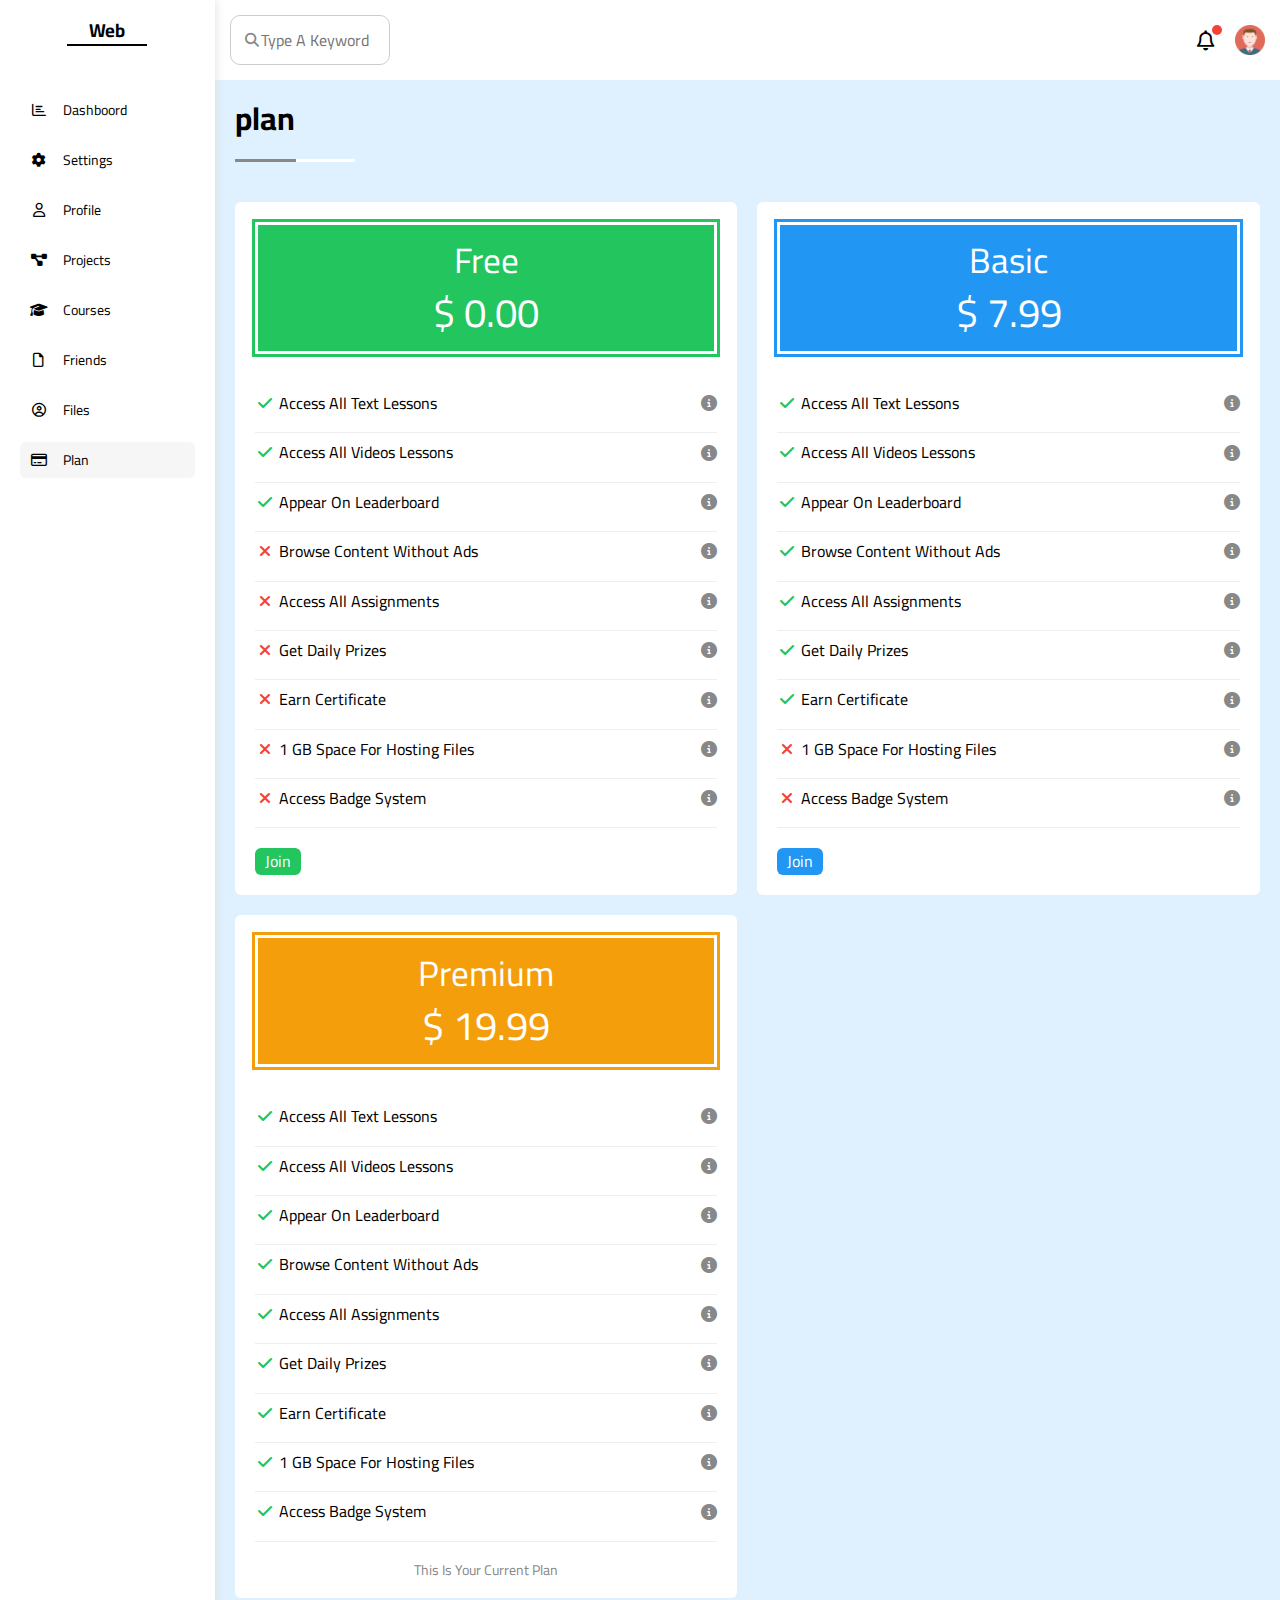
<file: plan.html>
<!DOCTYPE html>
<html lang="en">
<head>
    <meta charset="UTF-8">
    <meta http-equiv="X-UA-Compatible" content="IE=edge">
    <meta name="viewport" content="width=device-width, initial-scale=1.0">

    <!-- normalize file for reset body -->
    <link rel="stylesheet" href="css/normalize.css">

    <!-- main file for -->
    <link rel="stylesheet" href="css/main.css">

    <!-- font Awesome -->
    <link rel="stylesheet" href="css/all.min.css">

    <!-- Google Fonts -->
    <link rel="preconnect" href="https://fonts.googleapis.com" />
    <link rel="preconnect" href="https://fonts.gstatic.com" crossorigin />
    <link href="https://fonts.googleapis.com/css2?family=Cairo:wght@300;400;700&display=swap" rel="stylesheet" />
    <title>plan</title>
</head>
 <div class="page">
  <div class="sidebar">
    <h3>Web</h3>
    <ul>
      <li>
        <a href="index.html">
        <i class="fa-regular fa-chart-bar fa-fw "></i>
        <span>Dashboord</span>
      </a>
      </li>
      <li>
        <a href="settings.html">
        <i class="fa-solid  fa-gear fa-fw "></i>
        <span>Settings</span>
      </a>
      </li>
      <li>
        <a   href="profile.html">
        <i class="fa-regular fa-user fa-fw "></i>
        <span>Profile</span>
      </a>
      </li>
      <li>
        <a  href="projects.html">
        <i class="fa-solid fa-diagram-project fa-fw "></i>
        <span>Projects</span>
      </a>
      </li>
      <li>
        <a href="courses.html">
        <i class="fa-solid fa-graduation-cap fa-fw "></i>
        <span>Courses</span>
      </a>
      </li>
      <li>
        <a   href="friends.html">
        <i class="fa-regular fa-file fa-fw "></i>
        <span>Friends</span>
      </a>
      </li>
      <li>
        <a  href="files.html">
        <i class="fa-regular fa-circle-user fa-fw "></i>
        <span>Files</span>
      </a>
      </li>
      <li>
        <a class="active" href="plan.html">
        <i class="fa-regular fa-credit-card fa-fw "></i>
        <span>Plan</span>
      </a>
      </li>
    </ul>
  </div>

  <div class="content">
    <div class="header">
      <div class="search">
        <input type="text" placeholder="Type A Keyword">
      </div>
      <div class="icons">
        <span>
          <i class="fa-regular fa-bell fa-lg"></i>
        </span>
        <img src="images/avatar.png" alt="avatar">
      </div>
    </div>
    <div class="main-titel">
      <h1>plan</h1>
      <span></span>
    </div>
    <div class="plan-page">
      <div class="box">
        <div class="header">
          <div>
            <h3>Free</h3>
            <span>$ 0.00</span>
          </div>
        </div>
        <ul>
          <li> 
            <div>
              <i class="fa-solid fa-check fa-fw yes" ></i>
              <span>Access All Text Lessons</span> 
            </div>
            <i class="fa-solid fa-circle-info help"></i>
          </li>
          <li> 
            <div>
              <i class="fa-solid fa-check fa-fw yes" ></i>
              <span>  Access All Videos Lessons</span> 
            </div>
            <i class="fa-solid fa-circle-info help"></i>
          </li>
          <li> 
            <div>
              <i class="fa-solid fa-check fa-fw yes"  ></i>
              <span>Appear On Leaderboard</span> 
            </div>
            <i class="fa-solid fa-circle-info help"></i>
          </li>
          <li> 
            <div>
              <i class="fa-solid fa-xmark fa-fw" style="color: var(--red-color);" ></i>
              <span>Browse Content Without Ads</span> 
            </div>
            <i class="fa-solid fa-circle-info help"></i>
          </li>
          <li> 
            <div>
              <i class="fa-solid fa-xmark fa-fw" style="color: var(--red-color);"></i>
              <span>Access All Assignments</span> 
            </div>
            <i class="fa-solid fa-circle-info help"></i>
          </li>
          <li> 
            <div>
              <i class="fa-solid fa-xmark fa-fw" style="color: var(--red-color);" ></i>
              <span>Get Daily Prizes</span> 
            </div>
            <i class="fa-solid fa-circle-info help"></i>
          </li>
          <li> 
            <div>
              <i class="fa-solid fa-xmark fa-fw" style="color: var(--red-color);" ></i>
              <span> Earn Certificate</span> 
            </div>
            <i class="fa-solid fa-circle-info help"></i>
          </li>
          <li> 
            <div>
              <i class="fa-solid fa-xmark fa-fw" style="color: var(--red-color);"></i>
              <span>1 GB Space For Hosting Files</span> 
            </div>
            <i class="fa-solid fa-circle-info help"></i>
          </li>
          <li> 
            <div>
              <i class="fa-solid fa-xmark fa-fw" style="color: var(--red-color);"></i>
              <span>Access Badge System</span> 
            </div>
            <i class="fa-solid fa-circle-info help"></i>
          </li>
        </ul>
        <a href="#">Join</a>
      </div>
      <div class="box blue">
        <div class="header">
          <div>
            <h3>Basic </h3>
            <span>$ 7.99</span>
          </div>
        </div>
        <ul>
          <li> 
            <div>
              <i class="fa-solid fa-check fa-fw yes" ></i>
              <span>Access All Text Lessons</span> 
            </div>
            <i class="fa-solid fa-circle-info help"></i>
          </li>
          <li> 
            <div>
              <i class="fa-solid fa-check fa-fw yes" ></i>
              <span>  Access All Videos Lessons</span> 
            </div>
            <i class="fa-solid fa-circle-info help"></i>
          </li>
          <li> 
            <div>
              <i class="fa-solid fa-check fa-fw yes"  ></i>
              <span>Appear On Leaderboard</span> 
            </div>
            <i class="fa-solid fa-circle-info help"></i>
          </li>
          <li> 
            <div>
              <i class="fa-solid fa-check fa-fw yes" ></i>
              <span>Browse Content Without Ads</span> 
            </div>
            <i class="fa-solid fa-circle-info help"></i>
          </li>
          <li> 
            <div>
              <i class="fa-solid fa-check fa-fw yes"></i>
              <span>Access All Assignments</span> 
            </div>
            <i class="fa-solid fa-circle-info help"></i>
          </li>
          <li> 
            <div>
              <i class="fa-solid fa-check fa-fw yes" ></i>
              <span>Get Daily Prizes</span> 
            </div>
            <i class="fa-solid fa-circle-info help"></i>
          </li>
          <li> 
            <div>
              <i class="fa-solid fa-check fa-fw yes" ></i>
              <span> Earn Certificate</span> 
            </div>
            <i class="fa-solid fa-circle-info help"></i>
          </li>
          <li> 
            <div>
              <i class="fa-solid fa-xmark fa-fw" style="color: var(--red-color);"></i>
              <span>1 GB Space For Hosting Files</span> 
            </div>
            <i class="fa-solid fa-circle-info help"></i>
          </li>
          <li> 
            <div>
              <i class="fa-solid fa-xmark fa-fw" style="color: var(--red-color);"></i>
              <span>Access Badge System</span> 
            </div>
            <i class="fa-solid fa-circle-info help"></i>
          </li>
        </ul>
        <a class="btn blue" href="#">Join</a>
      </div>
      <div class="box orange">
        <div class="header">
          <div>
            <h3>Premium</h3>
            <span>$ 19.99</span>
          </div>
        </div>
        <ul>
          <li> 
            <div>
              <i class="fa-solid fa-check fa-fw yes" ></i>
              <span>Access All Text Lessons</span> 
            </div>
            <i class="fa-solid fa-circle-info help"></i>
          </li>
          <li> 
            <div>
              <i class="fa-solid fa-check fa-fw yes" ></i>
              <span>  Access All Videos Lessons</span> 
            </div>
            <i class="fa-solid fa-circle-info help"></i>
          </li>
          <li> 
            <div>
              <i class="fa-solid fa-check fa-fw yes"  ></i>
              <span>Appear On Leaderboard</span> 
            </div>
            <i class="fa-solid fa-circle-info help"></i>
          </li>
          <li> 
            <div>
              <i class="fa-solid fa-check fa-fw yes" ></i>
              <span>Browse Content Without Ads</span> 
            </div>
            <i class="fa-solid fa-circle-info help"></i>
          </li>
          <li> 
            <div>
              <i class="fa-solid fa-check fa-fw yes"></i>
              <span>Access All Assignments</span> 
            </div>
            <i class="fa-solid fa-circle-info help"></i>
          </li>
          <li> 
            <div>
              <i class="fa-solid fa-check fa-fw yes" ></i>
              <span>Get Daily Prizes</span> 
            </div>
            <i class="fa-solid fa-circle-info help"></i>
          </li>
          <li> 
            <div>
              <i class="fa-solid fa-check fa-fw yes" ></i>
              <span> Earn Certificate</span> 
            </div>
            <i class="fa-solid fa-circle-info help"></i>
          </li>
          <li> 
            <div>
              <i class="fa-solid fa-check fa-fw yes" ></i>
              <span>1 GB Space For Hosting Files</span> 
            </div>
            <i class="fa-solid fa-circle-info help"></i>
          </li>
          <li> 
            <div>
              <i class="fa-solid fa-check fa-fw yes" ></i>
              <span>Access Badge System</span> 
            </div>
            <i class="fa-solid fa-circle-info help"></i>
          </li>
        </ul>
        <span class="Premium">This Is Your Current Plan</span>
      </div>
    </div>
  </div>
</div>
</file>
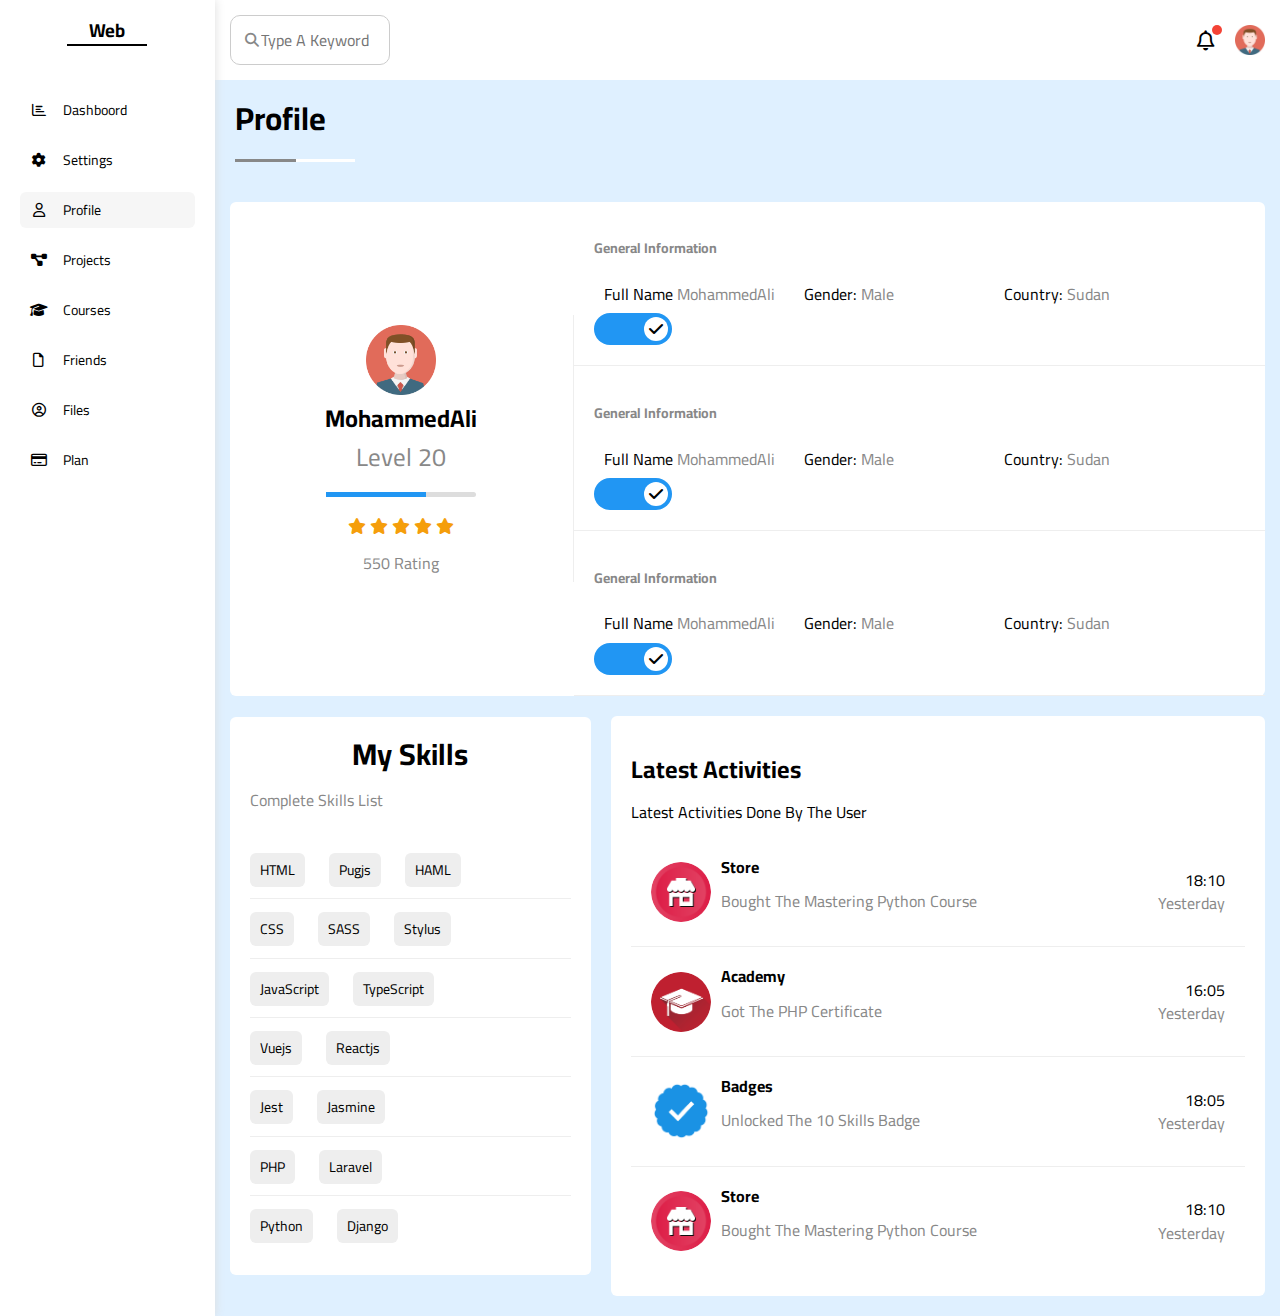
<file: profile.html>
<!DOCTYPE html>
<html lang="en">
<head>
    <meta charset="UTF-8">
    <meta http-equiv="X-UA-Compatible" content="IE=edge">
    <meta name="viewport" content="width=device-width, initial-scale=1.0">

    <!-- normalize file for reset body -->
    <link rel="stylesheet" href="css/normalize.css">

    <!-- main file for -->
    <link rel="stylesheet" href="css/main.css">

    <!-- font Awesome -->
    <link rel="stylesheet" href="css/all.min.css">

    <!-- Google Fonts -->
    <link rel="preconnect" href="https://fonts.googleapis.com" />
    <link rel="preconnect" href="https://fonts.gstatic.com" crossorigin />
    <link href="https://fonts.googleapis.com/css2?family=Cairo:wght@300;400;700&display=swap" rel="stylesheet" />
    <title>Profile</title>
</head>
 <div class="page">
  <div class="sidebar">
    <h3>Web</h3>
    <ul>
      <li>
        <a href="index.html">
        <i class="fa-regular fa-chart-bar fa-fw "></i>
        <span>Dashboord</span>
      </a>
      </li>
      <li>
        <a href="settings.html">
        <i class="fa-solid  fa-gear fa-fw "></i>
        <span>Settings</span>
      </a>
      </li>
      <li>
        <a class="active"  href="profile.html">
        <i class="fa-regular fa-user fa-fw "></i>
        <span>Profile</span>
      </a>
      </li>
      <li>
        <a href="projects.html">
        <i class="fa-solid fa-diagram-project fa-fw "></i>
        <span>Projects</span>
      </a>
      </li>
      <li>
        <a href="courses.html">
        <i class="fa-solid fa-graduation-cap fa-fw "></i>
        <span>Courses</span>
      </a>
      </li>
      <li>
        <a href="friends.html">
        <i class="fa-regular fa-file fa-fw "></i>
        <span>Friends</span>
      </a>
      </li>
      <li>
        <a href="files.html">
        <i class="fa-regular fa-circle-user fa-fw "></i>
        <span>Files</span>
      </a>
      </li>
      <li>
        <a href="plan.html">
        <i class="fa-regular fa-credit-card fa-fw "></i>
        <span>Plan</span>
      </a>
      </li>
    </ul>
  </div>

  <div class="content">
    <div class="header">
      <div class="search">
        <input type="text" placeholder="Type A Keyword">
      </div>
      <div class="icons">
        <span>
          <i class="fa-regular fa-bell fa-lg"></i>
        </span>
        <img src="images/avatar.png" alt="avatar">
      </div>
    </div>
    <div class="main-titel">
      <h1>Profile</h1>
      <span></span>
    </div>
    <div class="profile">
        <div class="profile-content">
          <div class="avter-box">
            <div class="image">
              <img src="images/avatar.png" alt="avatar">
            </div>
            <h2>MohammedAli</h2>
            <h3>Level 20</h3>
            <span></span>
            <div class="icons">
                <i class="fa-solid fa-star"></i>
                <i class="fa-solid fa-star"></i>
                <i class="fa-solid fa-star"></i>
                <i class="fa-solid fa-star"></i>
                <i class="fa-solid fa-star"></i>
            </div>
            <span>550 Rating</span>
          </div>
         <div class="porfile-details">
          <div class="box">

            <h4>General Information</h4>
            <div>
              <span>Full Name</span>
              <span>MohammedAli</span>
            </div>
            <div>
              <span>Gender:</span>
              <span>Male</span>
            </div>
            <div>
              <span>Country:</span>
              <span>Sudan</span>
            </div>
            <label >
              <input class="toggle-check" checked type="checkbox">
              <div class="toggle-swetch"></div>
             </label> 
         
            </div>

            <div class="box">
              <h4>General Information</h4>
              <div>
                <span>Full Name</span>
                <span>MohammedAli</span>
              </div>
              <div>
                <span>Gender:</span>
                <span>Male</span>
              </div>
              <div>
                <span>Country:</span>
                <span>Sudan</span>
              </div>
              <label >
                <input class="toggle-check" checked type="checkbox">
                <div class="toggle-swetch"></div>
               </label> 
            </div>

            <div class="box">
              <h4>General Information</h4>
              <div>
                <span>Full Name</span>
                <span>MohammedAli</span>
              </div>
              <div>
                <span>Gender:</span>
                <span>Male</span>
              </div>
              <div>
                <span>Country:</span>
                <span>Sudan</span>
              </div>
              <label >
                <input class="toggle-check" checked type="checkbox">
                <div class="toggle-swetch"></div>
               </label> 
            </div>

          </div>
        </div>
        <div class="last-side">
          <div class="skills">
            <h3>My Skills</h3>
            <p>Complete Skills List</p>
            <div>
              <span>HTML</span>
              <span>Pugjs</span>
              <span>HAML</span>
            </div>
            <div>
              <span>CSS</span>
              <span>SASS</span>
              <span>Stylus</span>
            </div>
            <div>
              <span>JavaScript</span>
              <span>TypeScript</span>
            </div>
            <div>
              <span>Vuejs</span>
              <span>Reactjs</span>
            </div>
            <div>
              <span>Jest</span>
              <span>Jasmine</span>
            </div>
            <div>
              <span>PHP</span>
              <span>Laravel</span>
            </div>
            <div>
              <span>Python</span>
              <span>Django</span>
            </div>
          </div>
          <div class="activities">
            <h2>Latest Activities</h2>
            <p>Latest Activities Done By The User</p>
            <div class="box">
              <img src="images/activity-01.png" alt="activity">
              <div class="info">
                <h4>Store</h4>
                <p>Bought The Mastering Python Course</p>
              </div>
              <div class="details">
                <span>18:10</span>
                <span>Yesterday</span>
              </div>
            </div>

            <div class="box">
              <img src="images/activity-02.png" alt="activity">
              <div class="info">
                <h4>Academy </h4>
                <p>Got The PHP Certificate</p>
              </div>
              <div class="details">
                <span>16:05</span>
                <span>Yesterday</span>
              </div>
            </div>

            <div class="box">
              <img src="images/activity-03.png" alt="activity">
              <div class="info">
                <h4>Badges</h4>
                <p>Unlocked The 10 Skills Badge</p>
              </div>
              <div class="details">
                <span>18:05</span>
                <span>Yesterday</span>
              </div>
            </div>

            <div class="box">
              <img src="images/activity-01.png" alt="activity">
              <div class="info">
                <h4>Store</h4>
                <p>Bought The Mastering Python Course</p>
              </div>
              <div class="details">
                <span>18:10</span>
                <span>Yesterday</span>
              </div>
            </div>
          </div>
        </div>
      </div>
  </div>
  </div>
 </div>
</html>
</file>
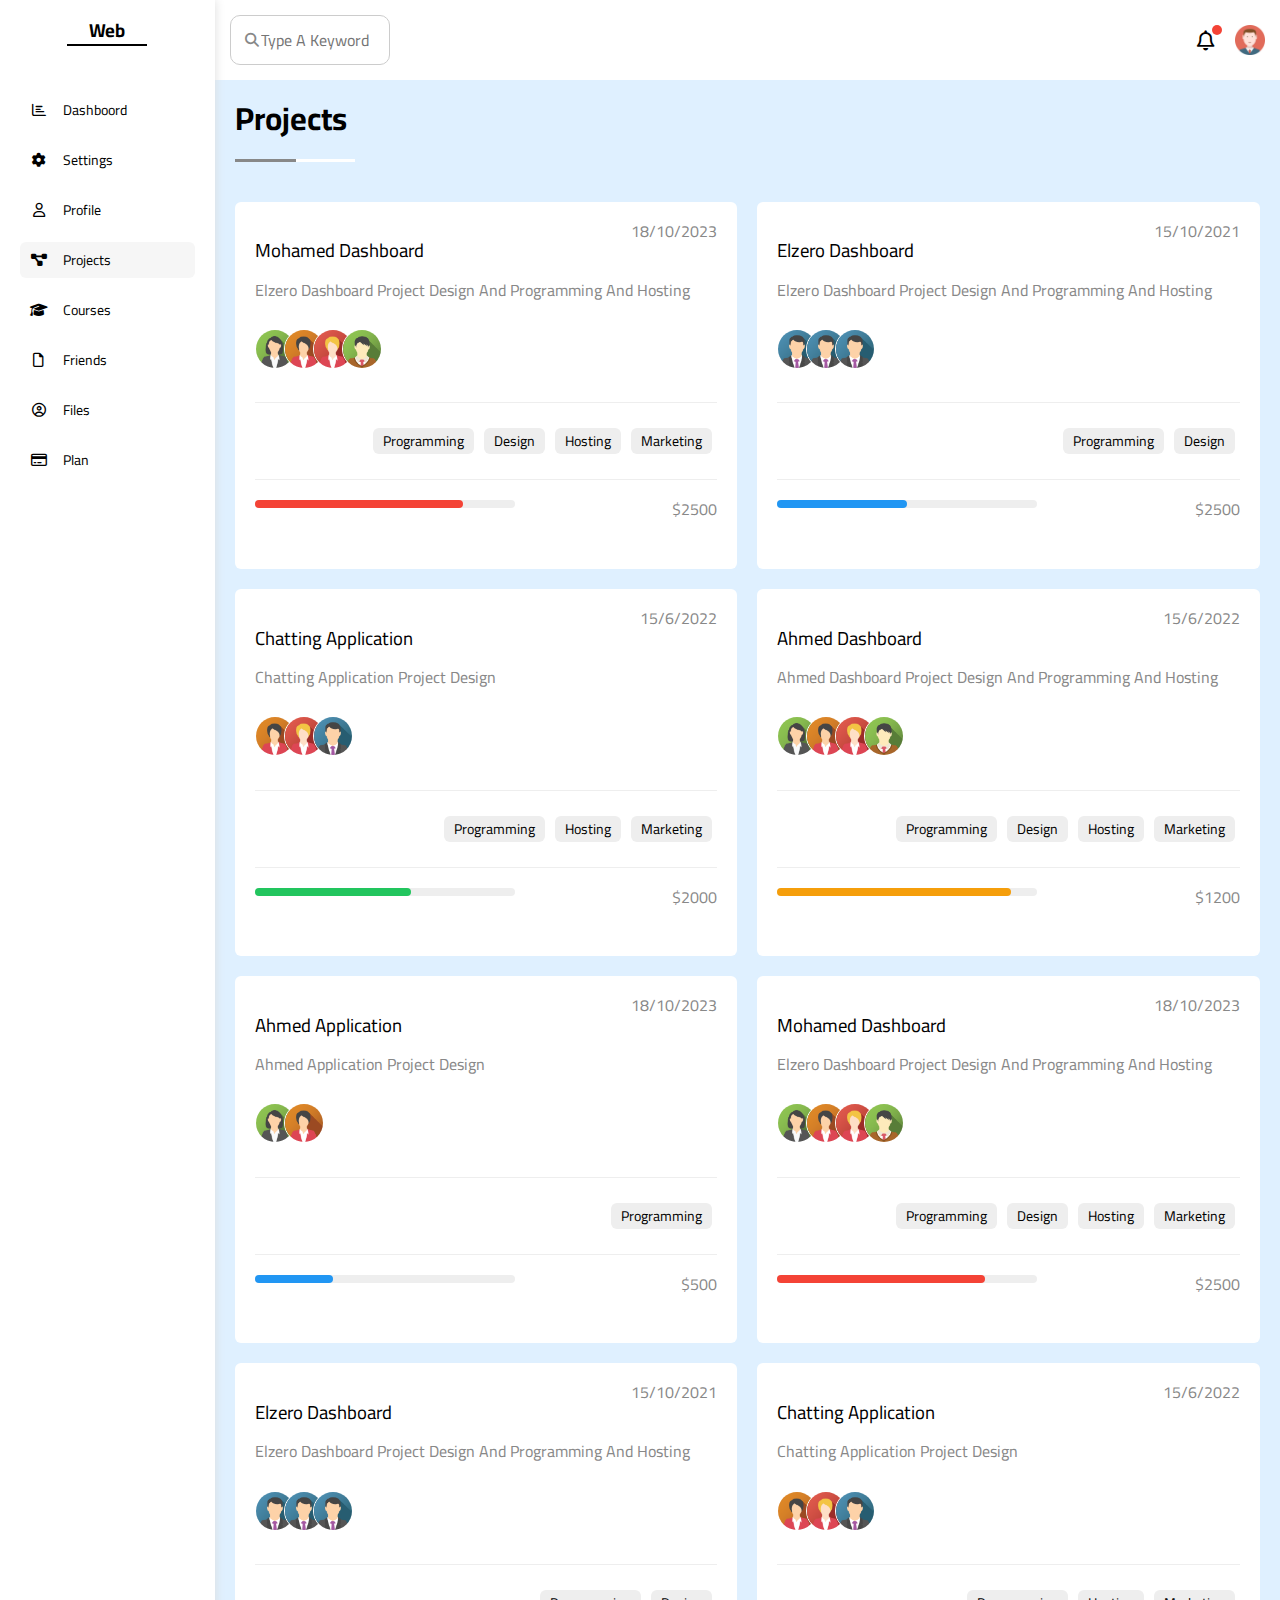
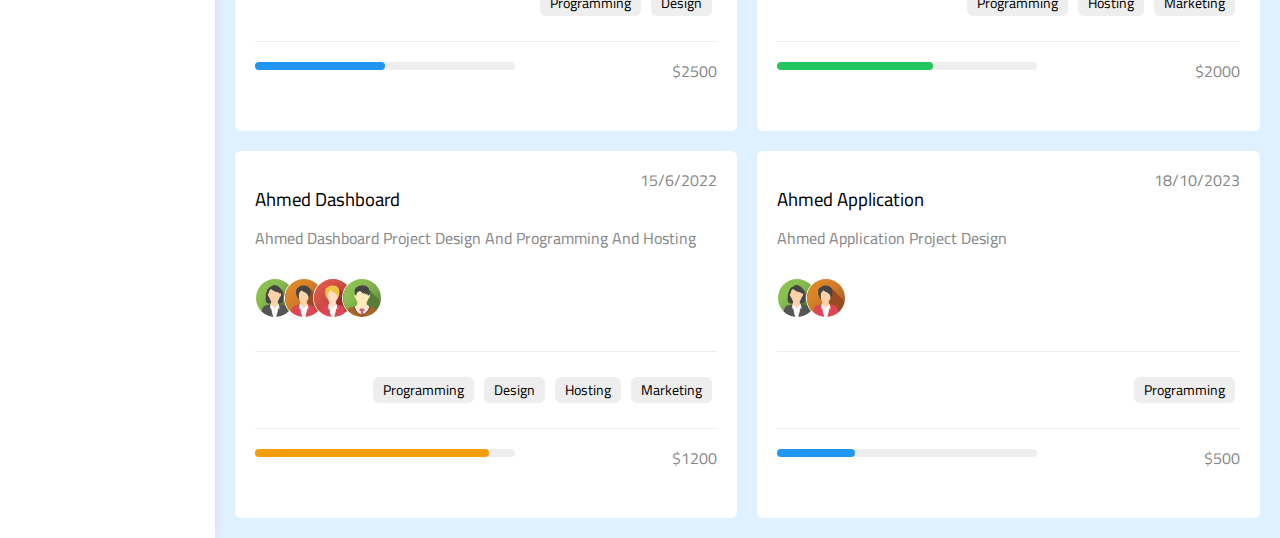
<file: projects.html>
<!DOCTYPE html>
<html lang="en">
<head>
    <meta charset="UTF-8">
    <meta http-equiv="X-UA-Compatible" content="IE=edge">
    <meta name="viewport" content="width=device-width, initial-scale=1.0">

    <!-- normalize file for reset body -->
    <link rel="stylesheet" href="css/normalize.css">

    <!-- main file for -->
    <link rel="stylesheet" href="css/main.css">

    <!-- font Awesome -->
    <link rel="stylesheet" href="css/all.min.css">

    <!-- Google Fonts -->
    <link rel="preconnect" href="https://fonts.googleapis.com" />
    <link rel="preconnect" href="https://fonts.gstatic.com" crossorigin />
    <link href="https://fonts.googleapis.com/css2?family=Cairo:wght@300;400;700&display=swap" rel="stylesheet" />
    <title>Projects</title>
</head>
 <div class="page">
  <div class="sidebar">
    <h3>Web</h3>
    <ul>
      <li>
        <a href="index.html">
        <i class="fa-regular fa-chart-bar fa-fw "></i>
        <span>Dashboord</span>
      </a>
      </li>
      <li>
        <a href="settings.html">
        <i class="fa-solid  fa-gear fa-fw "></i>
        <span>Settings</span>
      </a>
      </li>
      <li>
        <a   href="profile.html">
        <i class="fa-regular fa-user fa-fw "></i>
        <span>Profile</span>
      </a>
      </li>
      <li>
        <a class="active" href="projects.html">
        <i class="fa-solid fa-diagram-project fa-fw "></i>
        <span>Projects</span>
      </a>
      </li>
      <li>
        <a href="courses.html">
        <i class="fa-solid fa-graduation-cap fa-fw "></i>
        <span>Courses</span>
      </a>
      </li>
      <li>
        <a href="friends.html">
        <i class="fa-regular fa-file fa-fw "></i>
        <span>Friends</span>
      </a>
      </li>
      <li>
        <a href="files.html">
        <i class="fa-regular fa-circle-user fa-fw "></i>
        <span>Files</span>
      </a>
      </li>
      <li>
        <a href="plan.html">
        <i class="fa-regular fa-credit-card fa-fw "></i>
        <span>Plan</span>
      </a>
      </li>
    </ul>
  </div>

  <div class="content">
    <div class="header">
      <div class="search">
        <input type="text" placeholder="Type A Keyword">
      </div>
      <div class="icons">
        <span>
          <i class="fa-regular fa-bell fa-lg"></i>
        </span>
        <img src="images/avatar.png" alt="avatar">
      </div>
    </div>
    <div class="main-titel">
      <h1>Projects</h1>
      <span></span>
    </div>
    <dvi class="projects">
      <div class="box">
        <div class="titel">
            <h3>Mohamed Dashboard</h3>
            <p>18/10/2023</p>
        </div>
        <p>Elzero Dashboard Project Design And Programming And Hosting</p>
        <div class="images">
            <img src="images/team-02.png" alt="team">
            <img src="images/team-04.png" alt="team">
            <img src="images/team-05.png" alt="team">
            <img src="images/team-03.png" alt="team">
        </div>
        <ul>
            <li>Programming</li>
            <li>Design</li>
            <li>Hosting</li>
            <li>Marketing</li>
        </ul>
        <div class="last">
            <div>
                <span style="width: 80%; background-color: var(--red-color);"></span>
            </div>
            <p> $2500</p>
        </div>
    </div>
        <div class="box">
            <div class="titel">
                <h3>Elzero Dashboard</h3>
                <p>15/10/2021</p>
            </div>
            <p>Elzero Dashboard Project Design And Programming And Hosting</p>
            <div class="images">
                <img src="images/team-01.png" alt="team">
                <img src="images/team-01.png" alt="team">
                <img src="images/team-01.png" alt="team">
            </div>
            <ul>
                <li>Programming</li>
                <li>Design</li>
            </ul>
            <div class="last">
                <div>
                    <span  style="width: 50%; background-color: var(--main-color);"></span>
                </div>
                <p> $2500</p>
            </div>
        </div>
        <div class="box">
          <div class="titel">
              <h3>Chatting Application</h3>
              <p>15/6/2022</p>
          </div>
          <p>Chatting Application Project Design</p>
          <div class="images">
              <img src="images/team-04.png" alt="team">
              <img src="images/team-05.png" alt="team">
              <img src="images/team-01.png" alt="team">
          </div>
          <ul>
              <li>Programming</li>
              <li>Hosting</li>
              <li>Marketing</li>
          </ul>
          <div class="last">
              <div>
                  <span style="width: 60%; background-color: var(--grenn-color);"></span>
              </div>
              <p> $2000</p>
          </div>
      </div>
      <div class="box">
        <div class="titel">
            <h3>Ahmed Dashboard</h3>
            <p>15/6/2022</p>
        </div>
        <p>Ahmed Dashboard Project Design And Programming And Hosting</p>
        <div class="images">
            <img src="images/team-02.png" alt="team">
            <img src="images/team-04.png" alt="team">
            <img src="images/team-05.png" alt="team">
            <img src="images/team-03.png" alt="team">
        </div>
        <ul>
            <li>Programming</li>
            <li>Design</li>
            <li>Hosting</li>
            <li>Marketing</li>
        </ul>
        <div class="last">
            <div>
                <span style="width: 90%; background-color: var(--orang-color);"></span>
            </div>
            <p> $1200</p>
        </div>
    </div>
    <div class="box">
      <div class="titel">
          <h3>Ahmed Application</h3>
          <p>18/10/2023</p>
      </div>
      <p>Ahmed Application Project Design</p>
      <div class="images">
          <img src="images/team-02.png" alt="team">
          <img src="images/team-04.png" alt="team">
      </div>
      <ul>
          <li>Programming</li>
      </ul>
      <div class="last">
          <div>
              <span style="width: 30%; background-color: var(--main-color);"></span>
          </div>
          <p> $500</p>
      </div>
  </div>
  <div class="box">
    <div class="titel">
        <h3>Mohamed Dashboard</h3>
        <p>18/10/2023</p>
    </div>
    <p>Elzero Dashboard Project Design And Programming And Hosting</p>
    <div class="images">
        <img src="images/team-02.png" alt="team">
        <img src="images/team-04.png" alt="team">
        <img src="images/team-05.png" alt="team">
        <img src="images/team-03.png" alt="team">
    </div>
    <ul>
        <li>Programming</li>
        <li>Design</li>
        <li>Hosting</li>
        <li>Marketing</li>
    </ul>
    <div class="last">
        <div>
            <span style="width: 80%; background-color: var(--red-color);"></span>
        </div>
        <p> $2500</p>
    </div>
</div>
    <div class="box">
        <div class="titel">
            <h3>Elzero Dashboard</h3>
            <p>15/10/2021</p>
        </div>
        <p>Elzero Dashboard Project Design And Programming And Hosting</p>
        <div class="images">
            <img src="images/team-01.png" alt="team">
            <img src="images/team-01.png" alt="team">
            <img src="images/team-01.png" alt="team">
        </div>
        <ul>
            <li>Programming</li>
            <li>Design</li>
        </ul>
        <div class="last">
            <div>
                <span  style="width: 50%; background-color: var(--main-color);"></span>
            </div>
            <p> $2500</p>
        </div>
    </div>
    <div class="box">
      <div class="titel">
          <h3>Chatting Application</h3>
          <p>15/6/2022</p>
      </div>
      <p>Chatting Application Project Design</p>
      <div class="images">
          <img src="images/team-04.png" alt="team">
          <img src="images/team-05.png" alt="team">
          <img src="images/team-01.png" alt="team">
      </div>
      <ul>
          <li>Programming</li>
          <li>Hosting</li>
          <li>Marketing</li>
      </ul>
      <div class="last">
          <div>
              <span style="width: 60%; background-color: var(--grenn-color);"></span>
          </div>
          <p> $2000</p>
      </div>
  </div>
  <div class="box">
    <div class="titel">
        <h3>Ahmed Dashboard</h3>
        <p>15/6/2022</p>
    </div>
    <p>Ahmed Dashboard Project Design And Programming And Hosting</p>
    <div class="images">
        <img src="images/team-02.png" alt="team">
        <img src="images/team-04.png" alt="team">
        <img src="images/team-05.png" alt="team">
        <img src="images/team-03.png" alt="team">
    </div>
    <ul>
        <li>Programming</li>
        <li>Design</li>
        <li>Hosting</li>
        <li>Marketing</li>
    </ul>
    <div class="last">
        <div>
            <span style="width: 90%; background-color: var(--orang-color);"></span>
        </div>
        <p> $1200</p>
    </div>
</div>
<div class="box">
  <div class="titel">
      <h3>Ahmed Application</h3>
      <p>18/10/2023</p>
  </div>
  <p>Ahmed Application Project Design</p>
  <div class="images">
      <img src="images/team-02.png" alt="team">
      <img src="images/team-04.png" alt="team">
  </div>
  <ul>
      <li>Programming</li>
  </ul>
  <div class="last">
      <div>
          <span style="width: 30%; background-color: var(--main-color);"></span>
      </div>
      <p> $500</p>
  </div>
</div>
      </dvi>
  </div>
</div>
</file>
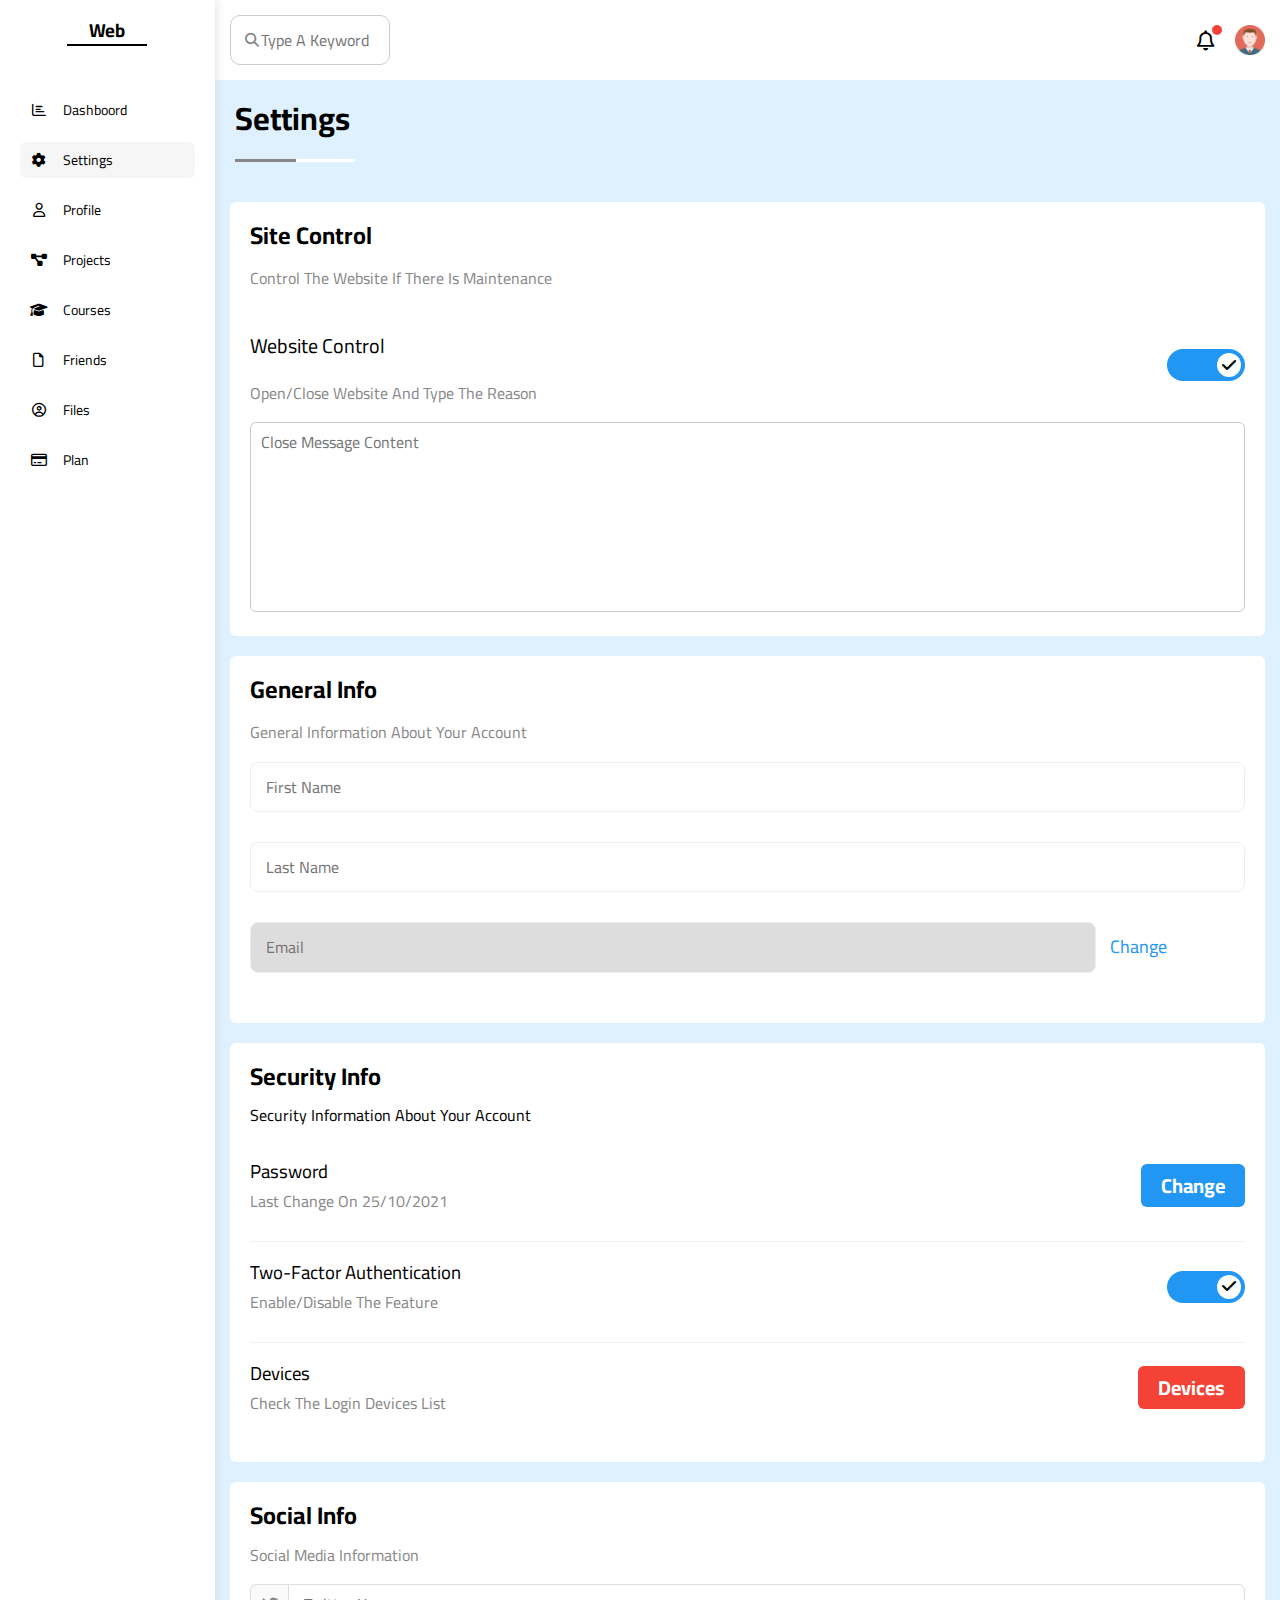
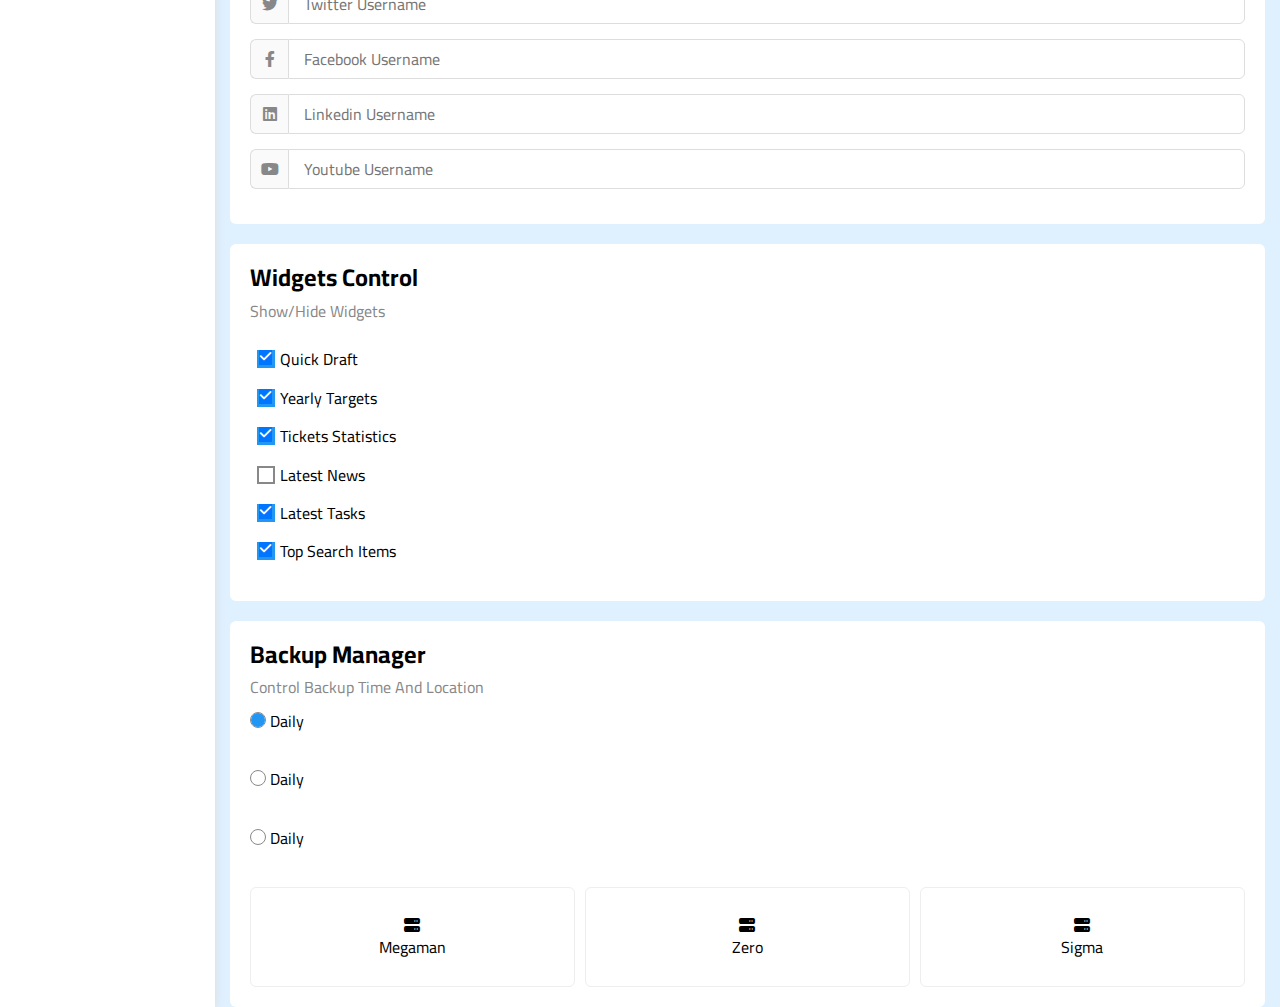
<file: settings.html>
<!DOCTYPE html>
<html lang="en">
<head>
    <meta charset="UTF-8">
    <meta http-equiv="X-UA-Compatible" content="IE=edge">
    <meta name="viewport" content="width=device-width, initial-scale=1.0">

    <!-- normalize file for reset body -->
    <link rel="stylesheet" href="css/normalize.css">

    <!-- main file for -->
    <link rel="stylesheet" href="css/main.css">

    <!-- font Awesome -->
    <link rel="stylesheet" href="css/all.min.css">

    <!-- Google Fonts -->
    <link rel="preconnect" href="https://fonts.googleapis.com" />
    <link rel="preconnect" href="https://fonts.gstatic.com" crossorigin />
    <link href="https://fonts.googleapis.com/css2?family=Cairo:wght@300;400;700&display=swap" rel="stylesheet" />
    <title>Settings</title>
</head>
 <div class="page">
  <div class="sidebar">
    <h3>Web</h3>
    <ul>
      <li>
        <a  href="index.html">
        <i class="fa-regular fa-chart-bar fa-fw "></i>
        <span>Dashboord</span>
      </a>
      </li>
      <li>
        <a class="active" href="settings.html">
        <i class="fa-solid  fa-gear fa-fw "></i>
        <span>Settings</span>
      </a>
      </li>
      <li>
        <a href="profile.html">
        <i class="fa-regular fa-user fa-fw "></i>
        <span>Profile</span>
      </a>
      </li>
      <li>
        <a href="projects.html">
        <i class="fa-solid fa-diagram-project fa-fw "></i>
        <span>Projects</span>
      </a>
      </li>
      <li>
        <a href="courses.html">
        <i class="fa-solid fa-graduation-cap fa-fw "></i>
        <span>Courses</span>
      </a>
      </li>
      <li>
        <a href="friends.html">
        <i class="fa-regular fa-file fa-fw "></i>
        <span>Friends</span>
      </a>
      </li>
      <li>
        <a href="files.html">
        <i class="fa-regular fa-circle-user fa-fw "></i>
        <span>Files</span>
      </a>
      </li>
      <li>
        <a href="plan.html">
        <i class="fa-regular fa-credit-card fa-fw "></i>
        <span>Plan</span>
      </a>
      </li>
    </ul>
  </div>

  <div class="content">
    <div class="header">
      <div class="search">
        <input type="text" placeholder="Type A Keyword">
      </div>
      <div class="icons">
        <span>
          <i class="fa-regular fa-bell fa-lg"></i>
        </span>
        <img src="images/avatar.png" alt="avatar">
      </div>
    </div>
    <div class="main-titel">
      <h1>Settings</h1>
      <span></span>
    </div>
      <!--Start Site Control -->
  <div class="settting-page">
    <div class="control">
      <h2 class="mobel-center">Site Control</h2>
      <p>Control The Website If There Is Maintenance</p>
      <div class="info">
       <div class="text">
        <h4>Website Control</h4>
        <p>Open/Close Website And Type The Reason</p>
       </div>
       <label >
        <input class="toggle-check" checked type="checkbox">
        <div class="toggle-swetch"></div>
       </label> 
      </div>
      <textarea name="" id="" placeholder="Close Message Content" ></textarea>
    </div>
      <!--End  Site Control -->
      <!--Start General Info -->
    <div class="general">
      <h2 class="mobel-center">General Info</h2>
      <p>General Information About Your Account</p>
      <form action="">
        <input type="text" placeholder="First Name">
        <input type="text" placeholder="Last Name">
        <div class="email">
          <input type="text" disabled placeholder="Email">
          <a href="#"> Change</a>
        </div>
      </form>
     </div>
      <!-- End General Info -->

     <!--Start Security Info -->
     <div class="security">
      <h2 class="mobel-center">Security Info</h2>
      <p>Security Information About Your Account</p>
      <div class="box">
        <div class="text">
          <h3>Password</h3>
          <p>Last Change On 25/10/2021</p>
        </div>
        <a class="btn"  href="#">Change</a>
      </div>
      <div class="box">
        <div class="text">
          <h3>Two-Factor Authentication</h3>
          <p>Enable/Disable The Feature</p>
        </div>
        <label >
          <input class="toggle-check" checked type="checkbox">
          <div class="toggle-swetch"></div>
         </label> 
      </div>

      <div class="box">
        <div class="text">
          <h3>Devices</h3>
          <p>Check The Login Devices List</p>
        </div>
        <a class="btn brown"  href="#">Devices</a> 
      </div>
     </div>
     <!--Start Security Info -->
     <!-- Start Social Info -->
     <div class="social-setting">
      <h2 class="mobel-center">Social Info</h2>
      <p>Social Media Information</p>
      <div class="box twitter">
        <i class="fa-brands fa-twitter"></i>
        <input type="text" class="Twitter" placeholder="Twitter Username">
      </div>
      <div class="box facebook">
        <i class="fa-brands fa-facebook-f"></i>
        <input type="text" placeholder="Facebook Username">
      </div>
      <div class="box linkedin">
        <i class="fa-brands fa-linkedin"></i>
        <input type="text" placeholder="Linkedin Username">
      </div>
      <div class="box youtube">
        <i class="fa-brands fa-youtube "></i>
        <input type="text" placeholder="Youtube Username">
      </div>

     </div>
     <!-- End Social Info -->
     <!-- Start Widgets Control -->
     <div class="widgets-control">
      <h2 class="mobel-center">Widgets Control</h2>
      <p>Show/Hide Widgets</p>
      <div class="body">
        <input type="checkbox" id="one" checked>
        <label for="one">Quick Draft</label>
      </div>
      <div class="body">
        <input type="checkbox" id="tow" checked>
        <label for="tow">Yearly Targets</label>
      </div>
      <div class="body">
        <input type="checkbox" id="three" checked>
        <label for="three">Tickets Statistics</label>
      </div>
      <div class="body">
        <input type="checkbox" id="four">
        <label for="four">Latest News</label>
      </div>
      <div class="body">
        <input type="checkbox" id="five"checked>
        <label for="five">Latest Tasks</label>
      </div>
      <div class="body">
        <input type="checkbox" id="sex" checked>
        <label for="sex">Top Search Items</label>
      </div>
     </div>
     <!-- End Widgets Control -->
     <!-- Start Backup Manager -->
     <div class="backup">
      <h2 class="mobel-center">Backup Manager</h2>
      <p>Control Backup Time And Location</p>
      <div class="box">
        <input type="radio" name="time" id="r-one" checked>
        <label for="r-one">Daily</label>
      </div>
      <div class="box">
        <input type="radio" name="time" id="r-tow">
        <label for="r-tow">Daily</label>
      </div>
      <div class="box">
        <input type="radio" name="time" id="r-three">
        <label for="r-three">Daily</label>
      </div>
      <div class="body">
        <div class="content">
          <i class="fa-solid fa-server d-block mb-10"></i>
          <span>Megaman</span>
        </div>
        <div class="content">
          <i class="fa-solid fa-server d-block mb-10"></i>
          <span>Zero</span>
        </div>
        <div class="content">
          <i class="fa-solid fa-server d-block mb-10"></i>
          <span>Sigma</span>
        </div>
      </div>
     </div>
     <!-- End Backup Manager -->
  </div>
  </div>
 </div>
</html>
</file>
<file: css/main.css>
/******************************Start Global Rules************************** */
* {
  -webkit-box-sizing: border-box;
  -moz-box-sizing: border-box;
   box-sizing: border-box;
}
:root{
   --main-color :#2196f3;
   --main-color-alt :#1787e0;
   --red-color: #f44336;
   --orang-color:#f59e0b;
   --grenn-color:#22c55e;
   --grey-color:#888;
   --pragraf-color :#777;
   --border-color :#dff0ff;
   --backgroud-color:#ececec;
   --main-transition :0.5s;
   --hover-transition :0.5s;
   --padding-section :100px;
}
body{
   font-family: 'Cairo' sans-serif;
   font-family: "Cairo", sans-serif;
   margin: 0;
}
*:focus{
  outline: none;
}
html{
    scroll-behavior: smooth;
}
ul{
    list-style: none;
    padding: 0;
    margin: 0;
}
a{
    text-decoration: none;
    color: black
}
::-webkit-scrollbar{
  width: 15px;
}
::-webkit-scrollbar-track{
  background-color: white;
}
::-webkit-scrollbar-thumb{
  background-color: var(--main-color);
}
::-webkit-scrollbar-thumb:hover{
  background-color: var(--main-color-alt);
}
.btn{
  transition: var(--hover-transition);
  -webkit-transition: var(--hover-transition);
  -moz-transition: var(--hover-transition);
  -ms-transition: var(--hover-transition);
  -o-transition: var(--hover-transition);
}
textarea:focus::placeholder{
  transition: var(--hover-transition);
  -webkit-transition: var(--hover-transition);
  -moz-transition: var(--hover-transition);
  -ms-transition: var(--hover-transition);
  -o-transition: var(--hover-transition);
  opacity: 0;
 }
 input:focus::placeholder{
  transition: var(--hover-transition);
  -webkit-transition: var(--hover-transition);
  -moz-transition: var(--hover-transition);
  -ms-transition: var(--hover-transition);
  -o-transition: var(--hover-transition);
  opacity: 0;
 }
/******************************End global ruoles******************************/
/*******************************Start component*******************************/
.main-titel{
  margin: 20px 20px 40px
}
.main-titel h1{
  margin-top: 0;
}
.main-titel span{
  position: relative;
  display: block;
  width: 120px;
  height: 3px;
  background-color: white;
  margin: 0;
}
.main-titel span::before{
  content: '';
  position: absolute;
  top: 0;
  left: 0;
  width: 61px;
  height: 3px;
  background-color: var(--grey-color);
}
.btn:hover{
  opacity: 0.8;
}
@media (max-width : 768px) {
  .mobel-center{
    text-align: center;
  }
}
@media (max-width : 768px) {
  .mobel-hide{
    display: none;
  }
}
/*******************************End component******************************  */

/******************************Start animation******************************/
@keyframes blue-color{
  from{
    background-color: var(--main-color);
  }to{
    background-color: white;
  }
}
/******************************Start animation******************************/


.page{
  display: flex;
  background-color: #dff0ff;
  min-height: 100vb;
}
/******************************Start Sidebar******************************/
.sidebar{
  position: relative;
  width: 250px;
  box-shadow: 0 0 10px #ddd;
  background: white;
  padding: 20px;
}
.sidebar h3{
  position: relative;
  margin-top: 0;
  text-align: center;
  margin-bottom: 50px;
}
.sidebar h3::before{
  content: '';
  position: absolute;
  left: 50%;
  bottom: -20%;
  width: 80px;
  height: 2px;
  transform: translateX(-50%);
  background-color: black;
}

.sidebar a{
  padding: 10px;
  display: flex;
  align-items: center;
  font-size: 14px;
  margin-bottom: 14px;
  border-radius: 6px;
  transition: var(--hover-transition);
  -webkit-transition: var(--hover-transition);
  -moz-transition: var(--hover-transition);
  -ms-transition: var(--hover-transition);
  -o-transition: var(--hover-transition);
}
.sidebar a:hover,
.sidebar a.active{
 background-color: #f6f6f6;
}
.sidebar i{
  margin-right: 15px;
}
@media(max-width :768px){
  .sidebar{
    width: 68px;
    padding: 10px;
  }
  .sidebar span{
    display: none;
  }
  .sidebar h3{
    font-size: 14px;
    margin-bottom: 20px;
  }
  .sidebar h3::before{
    display: none;
  }
}
/******************************End Sidebar******************************/
.content{
  width: 100%;
}
/******************************End Sidebar******************************/
.header{
  width: 100%;
  background-color: white;
  display: flex;
  align-items: center;
  padding: 15px;
  justify-content: space-between;
  box-sizing: 0 0 10px #ddd;

}
.header .search{
  position: relative;
}
.header .search::before{
  content: '\f002';
  font-family: var(--fa-style-family-classic);
  font-weight: 900;
  font-size: 14px;
  color: var(--grey-color);
  position: absolute;
  left: 15px;
  top: 50%;
  transform: translateY(-50%);

}
.header .search input[type = 'text']{
  width: 160px;
  padding: 15px;
  padding-left: 30px;
  border: 1px solid #ccc;
  border-radius:10px;
  transition: var(--hover-transition);
  -webkit-transition: var(--hover-transition);
  -moz-transition: var(--hover-transition);
  -ms-transition: var(--hover-transition);
  -o-transition: var(--hover-transition);
}
.header .search input[type = 'text']:focus{
  width: 200px;  
}
.header .search input[type = 'text']:focus::placeholder{
  opacity: 0;
  transition:var(--main-transition);
  -webkit-transition:var(--main-transition);
  -moz-transition:var(--main-transition);
  -ms-transition:var(--main-transition);
  -o-transition:var(--main-transition);
}
.header .icons{
  display: flex;
  align-items: center;
}
.header .icons span{
  position: relative;
}
.header .icons span::before{
  content: '';
  position: absolute;
  top: 5px;
  right: 13px;
  width: 10px;
  height: 10px;
  background: var(--red-color);
  border-radius: 50%;
}
.header .icons span i{
 padding: 20px;

}

.header .icons img{
  max-width: 100%;
  width: 30px;
}

/******************************End Sidebar******************************/

/******************************Start wrapper******************************/
.wrapper{
  display: grid;
  grid-template-columns: repeat(auto-fill,minmax(450px,1fr));
  gap: 20px;
  margin-right: 20px;
  margin-left: 20px;
  margin-bottom: 20px;
}
@media(max-width : 768px){
  .wrapper{
    display: grid;
    grid-template-columns: minmax(200px,1fr);
    gap: 10px;
    margin-right: 10px;
    margin-left: 10px;
  }
}
/******************************End wrapper******************************/

/******************************Start Welcome******************************/
.Welcome{
  background: white;
  border-radius: 10px;
  -webkit-border-radius: 10px;
  -moz-border-radius: 10px;
  -ms-border-radius: 10px;
  -o-border-radius: 10px;
  overflow: hidden;
}
.Welcome .intro{
  display: flex;
  align-items: center;
  justify-content: space-between;
  background-color: rgb(238 238 238 / 46%);
  padding: 20px;
}
.Welcome .intro h2{
  margin: 0;
}
.Welcome .intro p{
  margin-top: 5px;
  color: var(--grey-color);
}
@media(max-width : 768px){
  .Welcome .intro h2{
    display: block;
    text-align: center;
    margin: 0 auto;
  }
}
.Welcome  .intro img{
  max-width: 100%;
  width: 170px;
  margin-bottom: -10px;
}
@media(max-width : 768px){
  .Welcome  .intro img{
    display: none;
  }
}
.Welcome .body{
  display: flex;
  align-items: center;
  justify-content: space-between;
  text-align: center;
  margin-top: 40px;
  margin-bottom: 20px;
  padding: 10px;
  border-top: 1px solid #eee;
  border-bottom: 1px solid #eee;
}
@media(max-width : 768px){
  .Welcome .body{
    display: block;
  }
}
.avater{
  width: 64px;
  height: 64px;
  margin-left: 26px;
  margin-top: -20px;
  border-radius: 50%;
  border: 4px solid white;
  box-shadow: 0 0 5px #ddd;
}
.Welcome .body div span{
  display: block;
  color: var(--grey-color);
  padding: 10px;
}
.porfile{
  display: flex;
  justify-content: end;
  margin-bottom: 60px;
  padding: 10px;
}
.porfile a{
  width: fit-content;
  color: white;
  background-color: var(--main-color);
  padding-left: 6px;
  padding: 5px 20px;
  border-radius: 5px;
}
@media(max-width : 768px){
  .porfile a{
    display: block;
    text-align: center;
    margin: 0 auto;
  }
}
/******************************End Welcome******************************/

/******************************Start Quick-Draft ******************************/
.quick-draft{
  background: white;
  padding: 10px;
  border-radius: 10px;
  -webkit-border-radius: 10px;
  -moz-border-radius: 10px;
  -ms-border-radius: 10px;
  -o-border-radius: 10px;
  overflow: hidden;
 
}
.quick-draft .info{
  display: flex;
  flex-direction: column;
}
.quick-draft h3{
  font-weight: bold;
}
.quick-draft p{
  color: var(--grey-color);
}
.quick-draft form input[type = 'text']{
  margin-bottom: 20px;
  border-radius: 6px;
  border: none;
  background-color: #eee;
  padding: 8px;
  width: 100%;
  color: var(--main-color);
}
.quick-draft form input[type = 'text']:focus::placeholder{
  transition: var(--main-transition);
  -webkit-transition: var(--main-transition);
  -moz-transition: var(--main-transition);
  -ms-transition: var(--main-transition);
  -o-transition: var(--main-transition);
  opacity: 0;
}
.quick-draft form textarea{
  margin-bottom: 20px;
  border-radius: 6px;
  border: none;
  background-color: #eee;
  padding: 8px;
  width: 100%;
  min-height: 180px;
  color: var(--main-color);
  resize: none;
}
.quick-draft form textarea:focus::placeholder{
  transition: var(--main-transition);
  -webkit-transition: var(--main-transition);
  -moz-transition: var(--main-transition);
  -ms-transition: var(--main-transition);
  -o-transition: var(--main-transition);
  opacity: 0;
  resize: none;
}
.quick-draft form input[type = 'submit']{
  display: block;
  width: fit-content;
  cursor: pointer;
  color: white;
  background-color: var(--grenn-color);
  padding-left: 6px;
  padding: 5px 20px;
  border-radius: 5px;
  border: none;
  margin-left:auto ;
}
@media(max-width : 768px){
  .quick-draft form input[type = 'submit']{
     margin: 0 auto
  }
}
/******************************End Quick-Draft ******************************/
/***************************** Start Yearly Targets  ***********************/
.yearly{
  background: white;
  padding: 15px;
  border-radius: 6px;
}
.yearly h3{
  margin: 0;
  font-weight: bold; 
}
.yearly p{
  margin-top: 20px;
  color: var(--grey-color);
}
.yearly .box{
  display: flex;
  align-items: center;
  margin-bottom: 10px;
}

.yearly .box i{
  display: flex;
  align-items: center;
  justify-content: center;
  height: 80px;
  width: 80px;
  margin-right: 15px;
  border-radius: 2px; 
}
.yearly .box.Money i{
  background-color: rgb(34 197 94 / 20%);
  color: var(--grenn-color);

}
.yearly .box.code i{
  background-color: rgb(245 158 11 / 20%);
  color: var(--orang-color);
}
.yearly .box.Team i{
  background-color: rgb(0 117 255 / 20%);
  color: var(--main-color);

}
.yearly .box .details{
  position: relative;
  width: 100%;
}
.yearly .box .details h4{
  margin: 0;
}

.yearly .box .details p{
  display: block;
  margin-top: 5px;
  font-weight: bold;
}
.yearly .box .details span{
  display: block;
  position: relative;
  height: 3px;
}
.yearly .box.Money .details span{
  background-color: var(--grenn-color);
}
.yearly .box.code .details span{
  background-color: var(--orang-color);
}
.yearly .box.Team .details span{
  background-color: var(--main-color);
}
.yearly .box .details span::before{
  content: attr(data-prog);
  position: absolute;
  bottom: 16px;
  right: -16px;
  color: white;
  padding: 2px 5px;
  border-radius: 6px;
  font-size: 13px;
}
.yearly .box.Money .details span::before{
  background-color: var(--grenn-color);
}
.yearly .box.code .details span::before{
  background-color: var(--orang-color);
}
.yearly .box.Team .details span::before{
  background-color: var(--main-color);
}
.yearly .box .details span::after{
  content: '';
  position: absolute;
  border-style: solid;
  border-width: 9px;
  right: -9px;
  top: -16px;
}
.yearly .box.Money .details span::after{
  border-color: var(--grenn-color) transparent transparent transparent;
}
.yearly .box.code .details span::after{
  border-color: var(--orang-color) transparent transparent transparent;
}
.yearly .box.Team .details span::after{
  border-color: var(--main-color) transparent transparent transparent;
}
/***************************** End Yearly Targets  ***********************/
/***************************** Start Tickets Statistics***********************/
.tickets{
  background-color: white;
  padding: 15px;
  border-radius: 6px;
  -webkit-border-radius: 6px;
  -moz-border-radius: 6px;
  -ms-border-radius: 6px;
  -o-border-radius: 6px;
}
.tickets h3{
  font-weight: bold;
  margin: 0;
}
.tickets p{
  margin-top: 5px;
  color: var(--grey-color);
}
.tickets .content{
  display: flex;
  flex-wrap: wrap;
  text-align: center;
  gap: 20px;
}
.tickets .box{ 
   padding: 20px; 
   border-radius: 6px; 
  -webkit-border-radius:6px;
  -moz-border-radius: 6px;
  -ms-border-radius:  6px;
   -o-border-radius: 6px;
   color: var(--grey-color);
   font-size: 14px;
   border: 1px solid #eee;
   width: calc(50% - 10px);
}
@media(max-width :768px){
  .tickets .box{ 
    width: 100%;
  }
}
.tickets .box i{ 
  display: block;
  color: var(--orang-color);
  margin-bottom: 10px;
}
.tickets .box .blue{ 
  display: block;
  color: var(--main-color);
  margin-bottom: 10px;
}
.tickets .box .orange{ 
  display: block;
  color: var(--orang-color);
  margin-bottom: 10px;
}
.tickets .box .green{ 
  display: block;
  color: var(--grenn-color);
  margin-bottom: 10px;
}
.tickets .box .red{ 
  display: block;
  color: var(--red-color);
  margin-bottom: 10px;
}
.tickets .box span:first-of-type{ 
  display: block;
  font-size: 25px;
  color: black;
  font-weight: bold;
  margin-bottom: 10px;
}
/***************************** End Tickets Statistics***********************/
/***************************** Start  Latest News***********************/
.news{
  background-color: white;
  padding: 15px;
  border-radius: 6px;
}
.news h3{
  margin-top: 0;
  font-weight: bold;
}
.news .box{
  display: flex;
  align-items: center;
  border-bottom: 1px solid #eee ;
  padding-bottom: 10px;
  margin-bottom: 20px;
}
.news .box:last-of-type{
  border: none;
}
@media (max-width : 768px) {
  .news .box{
    flex-direction: column;
  }
  
}
.news .box img{
  max-width: 100%;
  width: 100px;
  margin-right: 18px;
  border-radius: 4px;
  -webkit-border-radius: 4px;
  -moz-border-radius: 4px;
  -ms-border-radius: 4px;
  -o-border-radius: 4px;
}
@media (max-width : 768px) {
  .news .box img{
    margin-bottom: 10px ;
  }
  
}
.news .box  .text p{
  font-weight: bold;
  font-size: 16px;
  margin: 0;
}
@media (max-width : 768px) {
  .news .box  .text p{
    text-align: center;
  }
  
}
.news .box  .text span{
  display: block;
  margin-top: 6px;
  color: var(--grey-color);
}
@media (max-width : 768px) {
  .news .box  .text span{
    margin-bottom: 10px;
  }
}
.news .box .details{
  margin-left: auto;
  padding: 4px 10px;
  border-radius: 6px;
  background-color: #eee;
  font-size: 13px;
}
@media (max-width : 768px) {
  .news .box .details{
  padding: 2px 5px;
  font-size: 10px;
  border-radius: 3px;
  -webkit-border-radius: 3px;
  -moz-border-radius: 3px;
  -ms-border-radius: 3px;
  -o-border-radius: 3px;
}
}
/***************************** End  Latest News***********************/
/***************************** Start  tasks ***********************/
.tasks{
  background-color: white;
  padding: 15px;
  border-radius: 6px;
}
.tasks h3{
  margin-top: 0;
  font-weight: bold;
}
.tasks .box{
    display: flex;
    justify-content: space-between;
    margin-bottom: 20px;
    padding-bottom: 15px;
    border-bottom: 1px solid #eee;
}
.tasks .box:last-of-type{
  border: none;
}
.tasks .box .text span:first-child{
  display: block;
  font-weight: 500;
  margin-bottom: 5px;
}
.tasks .box .text span:last-child{
  color: var(--grey-color);
  font-size: 18px;
}
.tasks .box .done{
  opacity: 0.3;
}
.tasks .box .done span{
  text-decoration: line-through;
}
.tasks .box i{
  display: block;
  width: fit-content;
  cursor: pointer;
  height: 0;
}
.tasks .box i:hover{
  transition: var(--main-transition);
  -webkit-transition: var(--main-transition);
  -moz-transition: var(--main-transition);
  -ms-transition: var(--main-transition);
  -o-transition: var(--main-transition);
  color: var(--red-color);
}
/***************************** End  tasks ***********************/
/*****************************Start Top Search Items ***********************/
.items-search{
  background-color: white;
  padding: 15px;
  border-radius: 6px;
}
.items-search h3{
  font-weight: bold;
  margin: 0;
}
.items-search .content{
  display: flex;
  justify-content: space-between;
  align-items: center;
}
.items-search  .content  ul{
  list-style: none;
  padding: 0;
  margin: 0;
  display: flex;
  flex-direction: column;
  justify-content: space-around;
}
.items-search  .content  ul li{
  margin:  20px;
  font-size: 17px;
}
.items-search .content  .titel{
  color: var(--grey-color);

}
.items-search  .content  ul:last-child li:not(.titel){
  background-color: rgb(238, 238, 238);
  padding: 3px 4px;
  width: fit-content;
  border-radius: 4px;
  margin-left: auto;
  font-size: 13px;
}
/*****************************End Top Search Items ******************************/
/****************************** Start Latest Uploads File*********************** */
.file{
  background-color: white;
  padding: 15px;
  border-radius: 6px;
  -webkit-border-radius: 6px;
  -moz-border-radius: 6px;
  -ms-border-radius: 6px;
  -o-border-radius: 6px;
}
.file h3{
  margin-top:0 ;
  font-weight: bold
}
.file .box{
  display: flex;
  justify-content: space-between;
  align-items: center;
  padding-bottom: 10px;
  margin-bottom: 20px;
  border-bottom: 1px solid #eee;
}
.file .box:last-of-type{
  border: none;
}
.file .box .info{
  display: flex;
  align-items: center;
}
.file .box img{
  max-width: 100%;
  width: 30px;
  margin-right: 20px;
}
@media (max-width : 768px) {
  .file .box img{
    margin-right: 10px;
  }
}
.file .box .info span:first-of-type{
  display: block;
  font-weight: 500;
  font-size: 18px;
  margin-bottom: 5px;
}
.file .box .info  span:last-child{
  color: var(--grey-color);
}
.file .box .details span{
  padding: 0px 13px;
  font-size: 13px;
  background-color: #eee;
  border-radius: 6px;
  -webkit-border-radius: 6px;
  -moz-border-radius: 6px;
  -ms-border-radius: 6px;
  -o-border-radius: 6px;
}
@media (max-width : 768px) {
  .file .box .details span{
    padding: 0px 7px;
    font-size: 10px;
    border-radius: 3px;
    -webkit-border-radius: 3px;
    -moz-border-radius: 3px;
    -ms-border-radius: 3px;
    -o-border-radius: 3px;
}
}
/****************************** End Latest Uploads File*********************** */
/****************************** Start Last Project Progress******************  */
.project{
  position: relative;
  background-color: white;
  padding: 15px;
  border-radius: 6px;
  -webkit-border-radius: 6px;
  -moz-border-radius: 6px;
  -ms-border-radius: 6px;
  -o-border-radius: 6px;
}
.project h3{
  margin-top: 0;
  margin-bottom: 30px;
  font-weight: bold;
}
.project  ul{
 position: relative;
}
.project  ul::before{
  content: '';
  position: absolute;
  display: block;
  margin-left: 6px;
  height: 100%;
  width: 3px;
  background-color: var(--main-color);
}
.project ul li{
  margin: 25px;
}
.project ul li::before{
  content: '';
  position: absolute;
  margin-left: -30px;
  width: 20px;
  height: 20px;
  display: block;
  background-color: white;
  outline: 2px solid var(--main-color);
  border: 2px solid white;
  border-radius: 50%;
  -webkit-border-radius: 50%;
  -moz-border-radius: 50%;
  -ms-border-radius: 50%;
  -o-border-radius: 50%;
  z-index: 1;
}
.project ul li.bone::before{
  background-color: var(--main-color);
}
.project ul li.curent::before{
  animation: blue-color 0.9s infinite;
  -webkit-animation: blue-color 0.8s infinite alternate;
}
.project img{
  position: absolute;
  bottom: 0;
  right: 0;
  width: 170px;
  opacity: 0.3;
}

/******************************  End Last Project Progress******************** */
/******************************  Start reminders***************************** */
.reminders{
  position: relative;
  background-color: white;
  padding: 15px;
  border-radius: 6px;
  -webkit-border-radius: 6px;
  -moz-border-radius: 6px;
  -ms-border-radius: 6px;
  -o-border-radius: 6px;
}
.reminders h2{
  margin-top: 0;
  margin-bottom: 30px;
  font-weight: bold;
}
.reminders .box{
  display: flex;
  position: relative;
  margin-bottom: 30px;
}
.reminders .box > span{
  position: absolute;
  display: block;
  width: 16px;
  height: 16px;
  border-radius: 50%;
  left: 0;
  top: 11px;
}
.reminders .box > span.blue{
  background-color: var(--main-color);
}
.reminders .box > span.red{
  background-color: var(--red-color);
}
.reminders .box > span.green{
  background-color: var(--grenn-color);
}
.reminders .box > span.orange{
  background-color: var(--orang-color);
}
.reminders .box > span::before{
  content: '';
  position: absolute;
  width: 1px;
  height: 43px;
  left: 25px;
  top: -13px;
}
.reminders .box > span.blue::before{
  background-color: var(--main-color);
}
.reminders .box > span.red::before{
  background-color: var(--red-color);
}
.reminders .box > span.green::before{
  background-color: var(--grenn-color);
}
.reminders .box > span.orange::before{
  background-color: var(--orang-color);
}
.reminders .box .details{
  margin-left: 12px;
}
.reminders .box .details span:first-child{
  display: block;
  font-weight: 500;
  margin-bottom: 3px;
  font-size: 17px;
  margin-left: 30px;
}
.reminders .box .details span:last-child{
  color: var(--grey-color);
  margin-left: 30px;
  font-size: 13px;
}
/******************************  End reminders******************************** */
/******************************* Start Latest Post****************************** */
.post{
  background-color: white;
  padding: 15px;
  border-radius: 6px;
}
.post h3{
  margin-top: 0;
  margin-bottom: 30px;
  font-weight: bold;
}
.post .box .info{
  display: flex;
  align-items: center;
  border-bottom: 1px solid #eee;
  padding-bottom: 20px;

}
.post .box .info img{
  width: 60px;
  height: 60px;
  margin-right: 15px;
  border-radius: 50%;
  -webkit-border-radius: 50%;
  -moz-border-radius: 50%;
  -ms-border-radius: 50%;
  -o-border-radius: 50%;
}
.post .box .info .text span:first-child{
   display: block;
   font-weight: 500;
   margin-bottom: 5px;
}
.post .box .info .text span:last-child{
  color: var(--grey-color);
  
}
.post .box p {
  line-height: 1.8;
  padding-bottom: 60px;
  border-bottom: 1px solid #eee;
}
.post .box .icons{
  display: flex;
  justify-content: space-between;
}
.post .box .icons span{
  color: var(--grey-color);
}

/*******************************End Latest Post *******************************/
/********************************  Start Social Media Stats******************* */
.social{
  background-color: white;
  padding: 15px;
  border-radius: 6px;
  margin: 0;
}
.social h2{
  margin-top: 0;
  margin-bottom: 30px;
  font-weight: bold;
}
.social .box{
  position: relative;
  padding: 15px;
  display: flex;
  align-items: center;
  justify-content: space-between;
  padding-left: 70px;
  background-color: rgb(29 161 242 / 20%);
  margin-bottom: 10px;
}
.social .box  i{
  position: absolute;
  display: flex;
  align-items: center;
  justify-content: center;
  color: white;
  height: 100%;
  width: 52px;
  top: 0;
  left: 0;
  transition: var(--hover-transition);
  -webkit-transition: var(--hover-transition);
  -moz-transition: var(--hover-transition);
  -ms-transition: var(--hover-transition);
  -o-transition: var(--hover-transition);
}
.social .box.facebook  i{
  background-color: #1877f2;
}
.social .box.twitter  i{
  background-color: #1da1f2;
}
.social .box.youtube  i{
  background-color: #ff0000;
}
.social .box.linkedin   i{
  background-color: #0077b5;
}
.social .box  i:hover{
  transform: rotate3d(1, 1, 1, -10deg);
}

.social .box.facebook  span{
  color: #1877f2;
}
.social .box.twitter  span{
  color: #1da1f2;
}
.social .box.youtube  span{
  color: #ff0000;
}
.social .box.linkedin  span{
  color: #0077b5;
}
.social .box a{
  color: white;
  background-color: var(--main-color);
  padding: 2px 10px;
  border-radius: 6px;
  font-size: 13px;
}
.social .box.facebook  a{
  background-color: #1877f2;
}
.social .box.twitter  a{
  background-color: #1da1f2;
}
.social .box.youtube a{
  background-color: #ff0000;
}
.social .box.linkedin  a{
  background-color: #0077b5;
}

/********************************  Start Social Media Stats*************************** */

/****************************************************  End Index  Page********************************* */
/*********************************************************************************************************** */
/*********************************************************************************************************** */
/*********************************************************************************************************** */
/*********************************************************************************************************** */

/****************************************************Start Sttings******************************************* */
/* Start Sttings Component */
/* Start toggle-check v1 */
.toggle-check{
  -webkit-appearance: none;
  appearance: none;
  display: none;
}
.toggle-swetch{
  background-color: #ccc;
  width: 78px;
  height: 32px;
  border-radius: 16px;
  position: relative;
  cursor: pointer;
  transition: 0.3s;
  -webkit-transition: 0.3s;
  -moz-transition: 0.3s;
  -ms-transition: 0.3s;
  -o-transition: 0.3s;
  -webkit-border-radius: 16px;
  -moz-border-radius: 16px;
  -ms-border-radius: 16px;
  -o-border-radius: 16px;
}
@media (max-width : 768px){
  .toggle-swetch{
    width: 40px;
    height: 17px;
  }
}
.toggle-swetch::before{
  font-family: var(--fa-style-family-classic);
  content: "\f00d";
  font-weight: 900;
  background-color: white;
  width: 24px;
  height: 24px;
  position: absolute;
  border-radius: 50%;
  top: 4px;
  left: 4px;
  display: flex;
  justify-content: center;
  align-items: center;
  color: #aaa;
  transition: 0.3s;
  -webkit-transition: 0.3s;
  -moz-transition: 0.3s;
  -ms-transition: 0.3s;
  -o-transition: 0.3s;
  -webkit-border-radius: 50%;
  -moz-border-radius: 50%;
  -ms-border-radius: 50%;
  -o-border-radius: 50%;
}
@media (max-width : 768px){
  .toggle-swetch::before{
    width: 13px;
    height: 13px;
    top: 2px;
    left: 2px;
  }
}
.toggle-check:checked + .toggle-swetch{
  background-color: var(--main-color) ;
}
.toggle-check:checked +.toggle-swetch::before{
  content: "\f00c";
  left: 50px;
  color: var(--blue-color);
}
@media (max-width : 768px){
  .toggle-check:checked +.toggle-swetch::before{
    left: 25px;
  }
}
/* End toggle-check v1 */
/* End sttings component */
/****************************************************Start Site Control******************************************* */
.settting-page{
  display: grid;
  grid-template-columns: repeat(auto-fill,minmax(600px,1fr));
  margin-right: 15px;
  margin-left: 15px;
  gap: 20px;
}
@media(max-width : 768px){
  .settting-page{
    display: grid;
    grid-template-columns: minmax(200px,1fr);
    gap: 10px;
    margin-right: 10px;
    margin-left: 10px;
    margin-bottom: 20px;
  }
}
.settting-page .control {
  background-color: white;
  padding: 20px;

  border-radius: 6px;
  -webkit-border-radius: 6px;
  -moz-border-radius: 6px;
  -ms-border-radius: 6px;
  -o-border-radius: 6px;
}
.control h2{
  margin: 0;
  font-weight: bold;
}
.control p{
  margin: 20px 0;
  color: var(--grey-color);
}
.control .info{
  display: flex;
  align-items: center;
  justify-content: space-between;
}
.control .info .text h4{
  font-weight: normal;
  font-size: 20px;
}
.control textarea{
  width: 100%;
  min-height:  190px;
  border: 1px solid #ccc;
  resize: none;
  padding: 10px;
  border-radius: 6px;
  -webkit-border-radius: 6px;
  -moz-border-radius: 6px;
  -ms-border-radius: 6px;
  -o-border-radius: 6px;
}

/****************************************************End Site Control******************************************* */

/****************************************************Start General Info******************************************* */
.general{
  background-color: white;
  padding: 20px;
  border-radius: 6px;
  -webkit-border-radius: 6px;
  -moz-border-radius: 6px;
  -ms-border-radius: 6px;
  -o-border-radius: 6px;
}
.general h2{
  margin: 0;
  font-weight: bold;
}
.general p{
  margin: 20px 0;
  color: var(--grey-color);
}
.general form{
  display: flex;
  flex-direction: column;
}
.general form input[type = 'text']{
  margin-bottom: 30px;
  border: 1px solid #eee;
  padding: 15px;
  border-radius: 8px;
  -webkit-border-radius: 8px;
  -moz-border-radius: 8px;
  -ms-border-radius: 8px;
  -o-border-radius: 8px;
}
.general form .email input[type = 'text']{
  cursor: no-drop;
  width: 85%;
  background-color: #ddd;
}
@media (max-width : 768px){
  .general form .email input[type = 'text']{
     width: 100%;
  }
}
.general form .email a{
  width: 15%;
  color: var(--main-color);
  font-size: 18px;
  padding: 10px;
}
@media (max-width : 768px){
  .general form .email a{
    text-align: center;
     width: 100%;
  }
}
/****************************************************End General Info******************************************* */
/***************************************************** Start Security Info************************************** */
.security{
  background-color: white;
  padding: 20px;
  border-radius: 6px;
  -webkit-border-radius: 6px;
  -moz-border-radius: 6px;
  -ms-border-radius: 6px;
  -o-border-radius: 6px;
}
.security h2{
  margin: 0;
  font-weight: bold;
}
.security .box{
  display: flex;
  align-items: center;
  justify-content: space-between;
  padding-bottom:30px ;
  padding-top:20px ;
  border-bottom: 1px solid #eee;
}
.security .box:last-of-type{
  border-bottom: none;
}
.security .box .text h3{
  display: block;
  font-weight: normal;
  margin: 0;
}
.security .box .text p{ 
  color: var(--grey-color);
  margin: 10px 0 0 0;
}
.security .box a{
  padding: 10px 20px;
  color: white;
  font-weight: bold;
  font-size: 20px;
  background-color: var(--main-color);
  border-radius: 6px;
  -webkit-border-radius: 6px;
  -moz-border-radius: 6px;
  -ms-border-radius: 6px;
  -o-border-radius: 6px;
}
@media (max-width : 768px){
  .security .box a{
    padding: 5px 10px;
    font-size: 15px;
  
  }
}
.security .box a.brown{

  background-color: var(--red-color);
}
/***************************************************** End Security Info *****************************************/

/***************************************************** Start Social Info *****************************************/
.social-setting{
  background-color: white;
  padding: 20px;
  border-radius: 6px;
  -webkit-border-radius: 6px;
  -moz-border-radius: 6px;
  -ms-border-radius: 6px;
  -o-border-radius: 6px;
}
.social-setting h2{
  margin: 0;
  font-weight: bold;
}
.social-setting p{
  display: block;
  color: var(--grey-color);
 margin-bottom: 20px;
}

.social-setting .box{
  display: flex;
  align-items: center;
  justify-content: center;
  margin-bottom: 15px;

}
.social-setting .box i{
  height: 40px;
  width: 40px;
  background-color: #fafafa;
  border: 1px solid #ddd;
  display: flex;
  align-items: center;
  justify-content: center;
  color: var(--grey-color);
  border-right:none ;
  border-radius: 6px 0 0 6px ;
  -webkit-border-radius: 6px 0 0 6px ;
  -moz-border-radius: 6px 0 0 6px ;
  -ms-border-radius: 6px 0 0 6px ;
  -o-border-radius: 6px 0 0 6px ;
}
.social-setting .box input[type = 'text']{
  width: 100%;
  border: 1px solid #ddd;
  height: 40px;
  padding-left: 15px;
  border-radius: 0 6px 6px 0;
  -webkit-border-radius: 0 6px 6px 0;
  -moz-border-radius: 0 6px 6px 0;
  -ms-border-radius: 0 6px 6px 0;
  -o-border-radius: 0 6px 6px 0;
}
.social-setting .box.twitter:focus-within i{
  color: #1da1f2 ;
}
.social-setting .box.facebook:focus-within i{
  color: #1877f2 ;
}
.social-setting .box.linkedin:focus-within i{
  color: #0077b5 ;
}
.social-setting .box.youtube:focus-within i{
  color: #ff0000 ;
}
/***************************************************** End Social Info *****************************************/
/*************************************************** Start Widgets Control***************************************/
.widgets-control .body input[type = 'checkbox']{
  -webkit-appearance: none;
  appearance: none;
  display: none;
}
.widgets-control{
  background-color: white;
  padding: 20px;
  border-radius: 6px;
  -webkit-border-radius: 6px;
  -moz-border-radius: 6px;
  -ms-border-radius: 6px;
  -o-border-radius: 6px;
}
.widgets-control h2{
  margin: 0;
  font-weight: bold;
}
.widgets-control p{
  color: var(--grey-color);
  margin: 10px 0 30px 0;
}
.widgets-control .body {
  margin-bottom: 20px;
}
.widgets-control .body label{
  position: relative;
  padding-left: 30px;
  cursor: pointer;
}
.widgets-control .body label::before{
  position: absolute;
  content: '';
  height: 14px;
  width: 14px;
  left: 7px;
  border: 2px solid var(--grey-color);
}
.widgets-control .body label::after{
    position: absolute;
    content: '\f00c';
    font-family: var(--fa-style-family-classic);
    font-weight: 900;
    left: 9px;
    font-size: 13px;
    background-color: #0075ff;
    color: white;
    transform:scale(0) rotate(360deg);
    -webkit-transform:scale(0) rotate(360deg);
    -moz-transform:scale(0) rotate(360deg);
    -ms-transform:scale(0) rotate(360deg);
    -o-transform:scale(0) rotate(360deg);
    transition:var(--hover-transition) ;
    -webkit-transition:var(--hover-transition) ;
    -moz-transition:var(--hover-transition) ;
    -ms-transition:var(--hover-transition) ;
    -o-transition:var(--hover-transition) ;
}
.widgets-control .body input[type = 'checkbox']:checked + label::after{
  transform:scale(1) ;
  -webkit-transform:scale(1) ;
  -moz-transform:scale(1) ;
  -ms-transform:scale(1) ;
  -o-transform:scale(1) ;
}
.widgets-control .body input[type = 'checkbox']:checked + label::before{
  border: 2px solid var(--main-color);
  background-color: var(--main-color);
}
/***************************************************End Widgets Control*************************************/
/**************************************************Start Backup Manager********************************* */
.backup input[type = 'radio']{
  -webkit-appearance: none;
  appearance: none;
  display: none;
}

.backup{
  background-color: white;
  padding: 20px;
  border-radius: 6px;
  -webkit-border-radius: 6px;
  -moz-border-radius: 6px;
  -ms-border-radius: 6px;
  -o-border-radius: 6px;
} 
.backup h2{
  margin: 0;
  font-weight: bold;
}
.backup p{
  color: var(--grey-color);
  margin: 10px 0 15px 0;

}
.backup .box{
  margin-bottom: 30px;
  padding-bottom: 10px;
}
.backup .box:last-child{
  border-bottom: 1px solid #eee;

}
.backup label{
  padding-left: 20px;
  position: relative;
  cursor: pointer;
}
.backup label::before{
  position: absolute;
  content: '';
  width: 14px;
  height: 14px;
  border-radius: 50%;
  border: 1px solid var(--grey-color);
  left: 0;
}
.backup label::after{
  position: absolute;
  content: '';
  left: 1px;
  width: 0;
  height: 0;
  border-radius: 50%;
  background-color: var(--main-color);
  top: 7.5px;
  transition: var(--hover-transition);
  -webkit-transition: var(--hover-transition);
  -moz-transition: var(--hover-transition);
  -ms-transition: var(--hover-transition);
  -o-transition: var(--hover-transition);
}
.backup input[type ='radio']:checked + label::after{
  width: 14px;
  height: 14px;
  background-color: var(--main-color);
}
.backup .body {
  display: flex;
  align-items: center;
  justify-content: space-between;
  gap: 10px;
}
@media (max-width : 768px){
  .backup .body {
    flex-direction: column;
  }
}
.backup .body .content{
  cursor: pointer;
  width: 100%;
  display: flex;
  align-items: center;
  justify-content: center;
  flex-direction: column;
  border: 1px solid #eee;
  height: 100px;
  border-radius: 6px;
  -webkit-border-radius: 6px;
  -moz-border-radius: 6px;
  -ms-border-radius: 6px;
  -o-border-radius: 6px;
  transition: var(--hover-transition);
  -webkit-transition: var(--hover-transition);
  -moz-transition: var(--hover-transition);
  -ms-transition: var(--hover-transition);
  -o-transition: var(--hover-transition);
}
.backup .body .content i{
  display: block;
  margin-bottom: 5px;
 }
 .backup .body .content span{
  display: block;
 }
 .backup .body .content:hover {
  border: 1px solid var(--main-color);
 }
 .backup .body .content:hover span {
  color: var(--main-color);
 }
 .backup .body .content:hover i {
  color: var(--main-color);
 }

/************************************************* End Backup Manager ***********************************/

/****************************************************  End Sttings  Page********************************* */
/*********************************************************************************************************** */
/*********************************************************************************************************** */
/*********************************************************************************************************** */
/*********************************************************************************************************** */
/****************************************************Start Porfile Page************************************** */
.profile{
margin-left: 15px;
margin-right: 15px;
}
@media (max-width : 768px){
  .profile{
    margin-left: 10px;
    margin-right: 10px;
    }
}
.profile .avter-box{
  padding: 10px;
  border-right: 1px solid #eee;
  width: 40%;
  display: flex;
  flex-direction: column;
  align-items: center;
  justify-content: center;
  cursor: pointer;
}
.profile .avter-box:last-of-type{
  border: none;
}
@media (max-width :768px){
  .profile .avter-box{
    border: none;
  }
}
.profile-content{
  display: flex;
  align-items: center;
  background-color: white;
  border-radius: 6px;
  -webkit-border-radius: 6px;
  -moz-border-radius: 6px;
  -ms-border-radius: 6px;
  -o-border-radius: 6px;
}
@media (max-width : 768px){
  .profile-content{
    flex-direction: column;
  }
}
.profile .avter-box .image{
  display: flex;
  align-items: center;
  justify-content: center;
  width: 100%;
  margin-bottom: 10px;
}
.profile .profile-content img{
  width: 70px;
  height: 70px;
  border-radius: 505;
  -webkit-border-radius: 505;
  -moz-border-radius: 505;
  -ms-border-radius: 505;
  -o-border-radius: 505;
}
@media(max-width : 768px){
  .profile .profile-content .avter-box  img{
    margin: 0 auto;
    width: 70px;
    height: 70px;
  }
}
.profile .profile-content .avter-box h2{
   margin: 0;
}
.profile .profile-content h3{
  margin: 10px 0px 20px 0;
  font-size: 25px;
  font-weight: normal;
  color: var(--grey-color);
}
.profile .profile-content .avter-box  span:first-of-type{
  position: relative;
  display: block;
  height: 5px;
  width: 150px;
  background-color:#ddd;
  margin-bottom: 20px;
  border-radius: 3px;
  -webkit-border-radius: 3px;
  -moz-border-radius: 3px;
  -ms-border-radius: 3px;
  -o-border-radius: 3px;
}
.profile .profile-content  .avter-box  span:first-of-type::before{
  content: '';
  position: absolute;
  width: 100px;
  height: 5px;
  background-color: var(--main-color);
}
@media(max-width : 768px){
  .profile .profile-content .avter-box  h2{
    text-align: center;
    font-size: 19px;
    font-weight: 500;
  }
  .profile .profile-content .avter-box  h3{
  font-size: 20px;
  margin: 10px 0px 10px 0;

  }
  .profile .profile-content .avter-box  span:first-of-type{
    height: 3px;
    width: 100px;
    margin-bottom: 10px;
  }
  .profile .profile-content .avter-box  span:first-of-type::before{
    width: 60px;
    height: 3px;
  }
}
.profile .profile-content i{
  color: var(--orang-color);
  margin-bottom: 20px;
}
@media(max-width : 768px){
  .profile .profile-content i{
    margin-bottom: 10;
    font-size: 10px;
  }
}
.profile .profile-content span:last-of-type{
  color: var(--grey-color);
}
@media (max-width :768px){
  .profile .profile-content span:last-of-type{
    font-size: 14px;
  }
}

.porfile-details .box{
  display: flex;
  align-items: center;
  padding: 20px;
  flex-wrap: wrap;
  border-bottom: 1px solid #eee;
  transition: var(--hover-transition);
  -webkit-transition: var(--hover-transition);
  -moz-transition: var(--hover-transition);
  -ms-transition: var(--hover-transition);
  -o-transition: var(--hover-transition);
}
.porfile-details .box:hover{
  background-color: #f9f9f9;
}
.porfile-details .box h4{
  width: 100%;
  font-size: 14px;
  color: var(--grey-color);
}
.porfile-details .box > div {
  min-width: 200px;
  padding: 10px;
}
.profile .last-side{
  display: flex;
  align-items: center;
  gap: 20px;
  margin-bottom: 20px;
}
@media(max-width : 768px){
  .profile .last-side{
    flex-direction: column;
  }
}
.profile .last-side .skills{
  background-color: white;
  padding: 20px;
  flex-grow: 1;
  border-radius: 6px;
  -webkit-border-radius: 6px;
  -moz-border-radius: 6px;
  -ms-border-radius: 6px;
  -o-border-radius: 6px;
}
@media(max-width : 768px){
  .profile .last-side .skills{
    margin-top: 10px;
  }
}
.profile .last-side .skills h3{
  margin: 0;
  font-size: 30px;
  text-align: center;
}
.profile .last-side .skills p{
  margin: 20px 0 30px 0;
  color: var(--grey-color);
}
.profile .last-side .skills div{
  padding: 20px 0;
  border-bottom: 1px solid #eee;
}
.profile .last-side .skills div:last-of-type{
  border: none;
}
.profile .last-side .skills div span{
     margin-right: 20px;
    background-color: #eee;
    padding: 4px 10px;
    border-radius: 6px;
    font-size: 14px;
}
.profile .last-side .skills div span:hover{
  background-color: var(--main-color);
  color: white;
  cursor: pointer;
  border: 1px solid white;
  transition: var(--hover-transition);
  -webkit-transition: var(--hover-transition);
  -moz-transition: var(--hover-transition);
  -ms-transition: var(--hover-transition);
  -o-transition: var(--hover-transition);
}
.profile .last-side .activities{
  margin-top: 20px;
  background-color: white;
  flex-grow: 2;
  padding: 20px;
  border-radius: 6px;
  -webkit-border-radius: 6px;
  -moz-border-radius: 6px;
  -ms-border-radius: 6px;
  -o-border-radius: 6px;
}
.profile .activities .box{
  display: flex;
  align-items: center;
  padding: 20px;
  border-bottom: 1px solid #eee;
}
.profile .activities .box:last-of-type{
  border: none;
}
.profile .activities .box  img{
  margin-right: 10px;
  width: 60px;
  height: 60px;
  border-radius: 50%;
  -webkit-border-radius: 50%;
  -moz-border-radius: 50%;
  -ms-border-radius: 50%;
  -o-border-radius: 50%;
}
.profile .activities .box .info h4{
  margin: 0;
}
.profile .activities .box .info p{
   color: var(--grey-color);
}
.profile .activities .box .details{
  display: block;
  margin-left: auto;
  text-align: right;
}
.profile .activities .box .details span:first-of-type{
  display: block;
  margin-bottom: 5px;
}
.profile .activities .box .details span:last-of-type{
  color: var(--grey-color);
}

/****************************************************  End profile  Page********************************* */
/*********************************************************************************************************** */
/*********************************************************************************************************** */
/*********************************************************************************************************** */
/*********************************************************************************************************** */
/****************************************************Start Projects Page************************************** */
.projects{
  display: grid;
  grid-template-columns: repeat(auto-fill,minmax(450px,1fr));
  gap: 20px;
  margin-right: 20px;
  margin-left: 20px;
  margin-bottom: 20px;
}

@media(max-width : 768px){
  .projects{
    display: grid;
    grid-template-columns: minmax(200px,1fr);
    gap: 10px;
    margin-right: 10px;
    margin-left: 10px;
  }
}
.projects .box{
  background-color: white;
  padding: 20px;
  border-radius: 6px;
  -webkit-border-radius: 6px;
  -moz-border-radius: 6px;
  -ms-border-radius: 6px;
  -o-border-radius: 6px;
}
.projects .box .titel{
  display: flex;
  justify-content: space-between;
}
.projects .box .titel h3{
  font-weight: normal;
}
.projects .box .titel p{
  margin: 0;
  color: var(--grey-color);
}
.projects .box p{
  margin-top: 0;
  margin-bottom: 30px;
  color: var(--grey-color);
}
.projects .box .images{
  padding-bottom: 30px;
  border-bottom: 1px solid #eee ;
}
.projects .box img{
  width: 40px;
  height: 40px;
  border: 1px solid white;
  border-radius: 50%;
  -webkit-border-radius: 50%;
  -moz-border-radius: 50%;
  -ms-border-radius: 50%;
  -o-border-radius: 50%;
}
.projects .box img:not(:first-child){
  margin-left: -15px;
}
.projects .box img:hover{
  z-index: 4;
}
.projects .box ul{
  display: flex;
  justify-content: flex-end;
  padding-top: 20px;
  padding-bottom: 20px;
  margin-left: auto;
  border-bottom: 1px solid #eee;
}
.projects .box ul li{
  padding: 5px 10px;
  background-color: #eee;
  border-radius: 6px;
  font-size: 14px;
  margin: 5px;
}
.projects .box .last{
  display: flex;
  justify-content: space-between;
  margin-top: 20px;
}
.projects .box .last div {
  position: relative;
  height: 8px;
  width: 260px;
  background-color: #eee;
  border-radius: 4px;
}
.projects .box .last div span {
  content: '';
  position: absolute;
  height: 8px;
  border-radius: 6px;
}
.projects .box .last p{
 color: var(--grey-color);
}
@media(max-width : 768px){
  .projects .box ul{
    flex-direction: column;
  }
  .projects .box ul li {
    width: fit-content;
  }
  .projects .box .last{
    flex-direction: column;
    align-items: center;
    justify-content: center;
  }
  .projects .box .last p {
    margin-top: 20px;
  }
}

/****************************************************  End projects  Page********************************* */
/*********************************************************************************************************** */
/*********************************************************************************************************** */
/*********************************************************************************************************** */
/*********************************************************************************************************** */
/****************************************************Start Courses Page************************************** */
.courses{
  display: grid;
  grid-template-columns: repeat(auto-fill,minmax(300px,1fr));
  gap: 20px;
  margin-right: 20px;
  margin-left: 20px;
  margin-bottom: 20px;
}
@media(max-width : 768px){
  .courses{
    display: grid;
    grid-template-columns: minmax(200px,1fr);
    gap: 10px;
    margin-right: 10px;
    margin-left: 10px;
  }
}
.courses .box{
  background-color: white;
  border-radius: 6px;
  -webkit-border-radius: 6px;
  -moz-border-radius: 6px;
  -ms-border-radius: 6px;
  -o-border-radius: 6px;
}
.courses .box img{
  width: 100%;
}
.courses .box .info {
  padding: 10px;
  border: 1px solid #eee;
}
.courses .box .info h3{
  margin: 30px 10px;
}
.courses .box .info p{
  line-height: 1.8;
  color: var(--grey-color);
  margin-bottom: 30px;
}
.courses .box .info span{
  position: relative;
   display: block;
   width: fit-content;
   margin: auto;
  font-size: 16px;
  background-color: var(--main-color);
  color: white;
  padding: 5px 10px;
  text-align: center;
  border-radius: 6px;
  -webkit-border-radius: 6px;
  -moz-border-radius: 6px;
  -ms-border-radius: 6px;
  -o-border-radius: 6px;
}
.courses .box .details{
  display: flex;
  align-items: center;
  justify-content: space-between;
  padding: 20px;
  color: var(--grey-color);
}
.courses .box .details i{
  margin-right: 2px ;
}

/****************************************************  End Projects  Page********************************* */
/*********************************************************************************************************** */
/*********************************************************************************************************** */
/*********************************************************************************************************** */
/*********************************************************************************************************** */
/****************************************************Start friends Page************************************** */
.friends{
  display: grid;
  margin-left: 15px;
  margin-right: 15px;
  gap: 20px;
  grid-template-columns: repeat(auto-fill,minmax(300px,1fr));
}
@media(max-width : 768px){
  .friends{
    gap: 10;
    margin-left: 10px;
    margin-right: 10px;
  grid-template-columns: minmax(200px,1fr);
  }
}
.friends .box{
  background-color: white;
  padding: 20px;
  border-radius: 6px;
  -webkit-border-radius: 6px;
  -moz-border-radius: 6px;
  -ms-border-radius: 6px;
  -o-border-radius: 6px;
}
.friends .box .icons i{
  padding: 10px;
  border-radius: 50%;
  font-size: 13px;
  cursor: pointer;
  background-color: #eee;
  text-align: center;
  color: #666;
}
.friends .box .icons i:hover{
  background-color: var(--main-color);
  color: white;
  transition: var(--hover-transition);
  -webkit-transition: var(--hover-transition);
  -moz-transition: var(--hover-transition);
  -ms-transition: var(--hover-transition);
  -o-transition: var(--hover-transition);
}
.friends .box .images {
  display: flex;
  align-items: center;
  justify-content: center;
  flex-direction: column;
  padding: 10px;
  border-bottom: 1px solid #eee;
}
.friends .box .images img{
  width: 100px;
  height: 100px;
  margin-bottom: 15px;
  border-radius: 50%;
  -webkit-border-radius: 50%;
  -moz-border-radius: 50%;
  -ms-border-radius: 50%;
  -o-border-radius: 50%;
}
.friends .box .images h3{
  margin-bottom: 10px;
  margin-top: 0;
}
.friends .box .images p {
  margin: 0;
  color: var(--grey-color);
  font-size: 14px;
}
.friends .box .info {
  display: flex;
  align-items: center;
  justify-content: space-between;
  border-bottom: 1px solid #eee;
}
.friends .box .info .details{
  padding: 10px;
}
.friends .box .info .details div{
  margin-bottom: 10px;
}
.friends .box .info .details i{
  font-size: 14px;
}
.friends .box .info .details span{
  font-size: 14px;
}
.friends .box .info h1{
  opacity: 0.2;
  color: var(--orang-color);
  font-size: 40px;
  text-align: right;
}
.friends .box .content{
  display: flex;
  align-items: center;
  font-size: 14px;
  justify-content: space-between;
}
.friends .box .content p{
  color: var(--grey-color);
}
.friends .box .content a{
  margin-right: 5px;
  padding: 0px 10px;
  color: white;
  border-radius: 6px;
}

/****************************************************  End friends  Page********************************* */
/*********************************************************************************************************** */
/*********************************************************************************************************** */
/*********************************************************************************************************** */
/*********************************************************************************************************** */
/****************************************************Start File Page************************************** */
.file-page{
  display: grid;
  grid-template-columns: repeat(auto-fill,minmax(250px,1fr));
  gap: 20px;
  margin-right: 20px;
  margin-left: 20px;
  margin-bottom: 20px;
}
@media(max-width : 768px){
  .file-page{
    display: grid;
    grid-template-columns: minmax(200px,1fr);
    gap: 10px;
    margin-right: 10px;
    margin-left: 10px;
  }
}
.file-page .box{
  background-color: white;
  padding: 10px;
  border-radius: 6px;
  -webkit-border-radius: 6px;
  -moz-border-radius: 6px;
  -ms-border-radius: 6px;
  -o-border-radius: 6px;
}
.file-page .box i{
  display: block;
  margin-bottom: 10px;
  color: var(--grey-color);
}
.file-page .box .image{
  display: flex;
  align-items: center;
  flex-direction: column;
}
.file-page .box img{
  width: 65px;
  height: 65px;
  transition: var(--hover-transition);
  -webkit-transition: var(--hover-transition);
  -moz-transition: var(--hover-transition);
  -ms-transition: var(--hover-transition);
  -o-transition: var(--hover-transition);
}
.file-page .box:hover img{
  transform: rotate(10deg);
  -webkit-transform: rotate(10deg);
  -moz-transform: rotate(10deg);
  -ms-transform: rotate(10deg);
  -o-transform: rotate(10deg);
}
.file-page .box p{
  font-size: 12px;
  color: var(--grey-color);
  margin-top: 30px;
  border-bottom: 1px solid #eee;
    padding-bottom: 10px;
}
.file-page .box .details {
  display: flex;
  align-items: center;
  justify-content: space-between;
  font-size: 14px;
  color: var(--grey-color);
}

/****************************************************  End File  Page********************************* */
/*********************************************************************************************************** */
/*********************************************************************************************************** */
/*********************************************************************************************************** */
/*********************************************************************************************************** */
/****************************************************Start plan Page************************************** */

.plan-page{
  display: grid;
  grid-template-columns: repeat(auto-fill,minmax(450px,1fr));
  gap: 20px;
  margin-right: 20px;
  margin-left: 20px;
  margin-bottom: 20px;
}
@media(max-width : 768px){
  .plan-page{
    display: grid;
    grid-template-columns: minmax(200px,1fr);
    gap: 10px;
    margin-right: 10px;
    margin-left: 10px;
  }
}
.plan-page .box{
  background-color: white;
  padding: 20px;
  border-radius:6px ;
  -webkit-border-radius:6px ;
  -moz-border-radius:6px ;
  -ms-border-radius:6px ;
  -o-border-radius:6px ;
}
.plan-page .box .header{
  width: 100%;
  background-color: var(--grenn-color);
  border: 3px solid white;
  outline: 3px solid var(--grenn-color);
  text-align: center;
  color: white;
  font-size: 30px;
}
.plan-page .box.blue .header{
  outline: 3px solid var(--main-color);
  background-color: var(--main-color)
}
.plan-page .box.orange .header{
  outline: 3px solid var(--orang-color);
  background-color: var(--orang-color)
}
.plan-page .box .header div{
  display: flex;
  align-items: center;
  justify-content: center;
  flex-direction: column;
  flex-grow: 1;
}
.plan-page .box .header div h3 {
  margin: 0;
  font-weight: normal;
}
.plan-page .box .header div span {
  margin-top: 10px;
  font-size: 40px;
}
.plan-page .box ul{
  margin-top: 30px;
}
.plan-page .box ul li{
  display: flex;
  justify-content: space-between;
  align-items: center;
  padding-top: 10px;
  padding-bottom: 20px;
  border-bottom: 1px solid #eee;
}
.plan-page .box ul li div i{
  color: var(--grenn-color);
}
.plan-page .box ul li i:last-child{
  border-radius: 50%;
  background-color: white;
  color: var(--grey-color);
}
.plan-page .box a{
  display: block;
  margin-top: 20px;
  padding: 4px 10px;
  color: white;
  background-color: var(--grenn-color);
  width: fit-content;
  border-radius: 6px;
}
.plan-page .box.blue a{
  background-color: var(--main-color);
}
.plan-page .box.orange .Premium   {
  display: block;
  margin-top: 20px;
  text-align: center;
  font-size: 14px;
  color: var(--grey-color);
}
</file>
